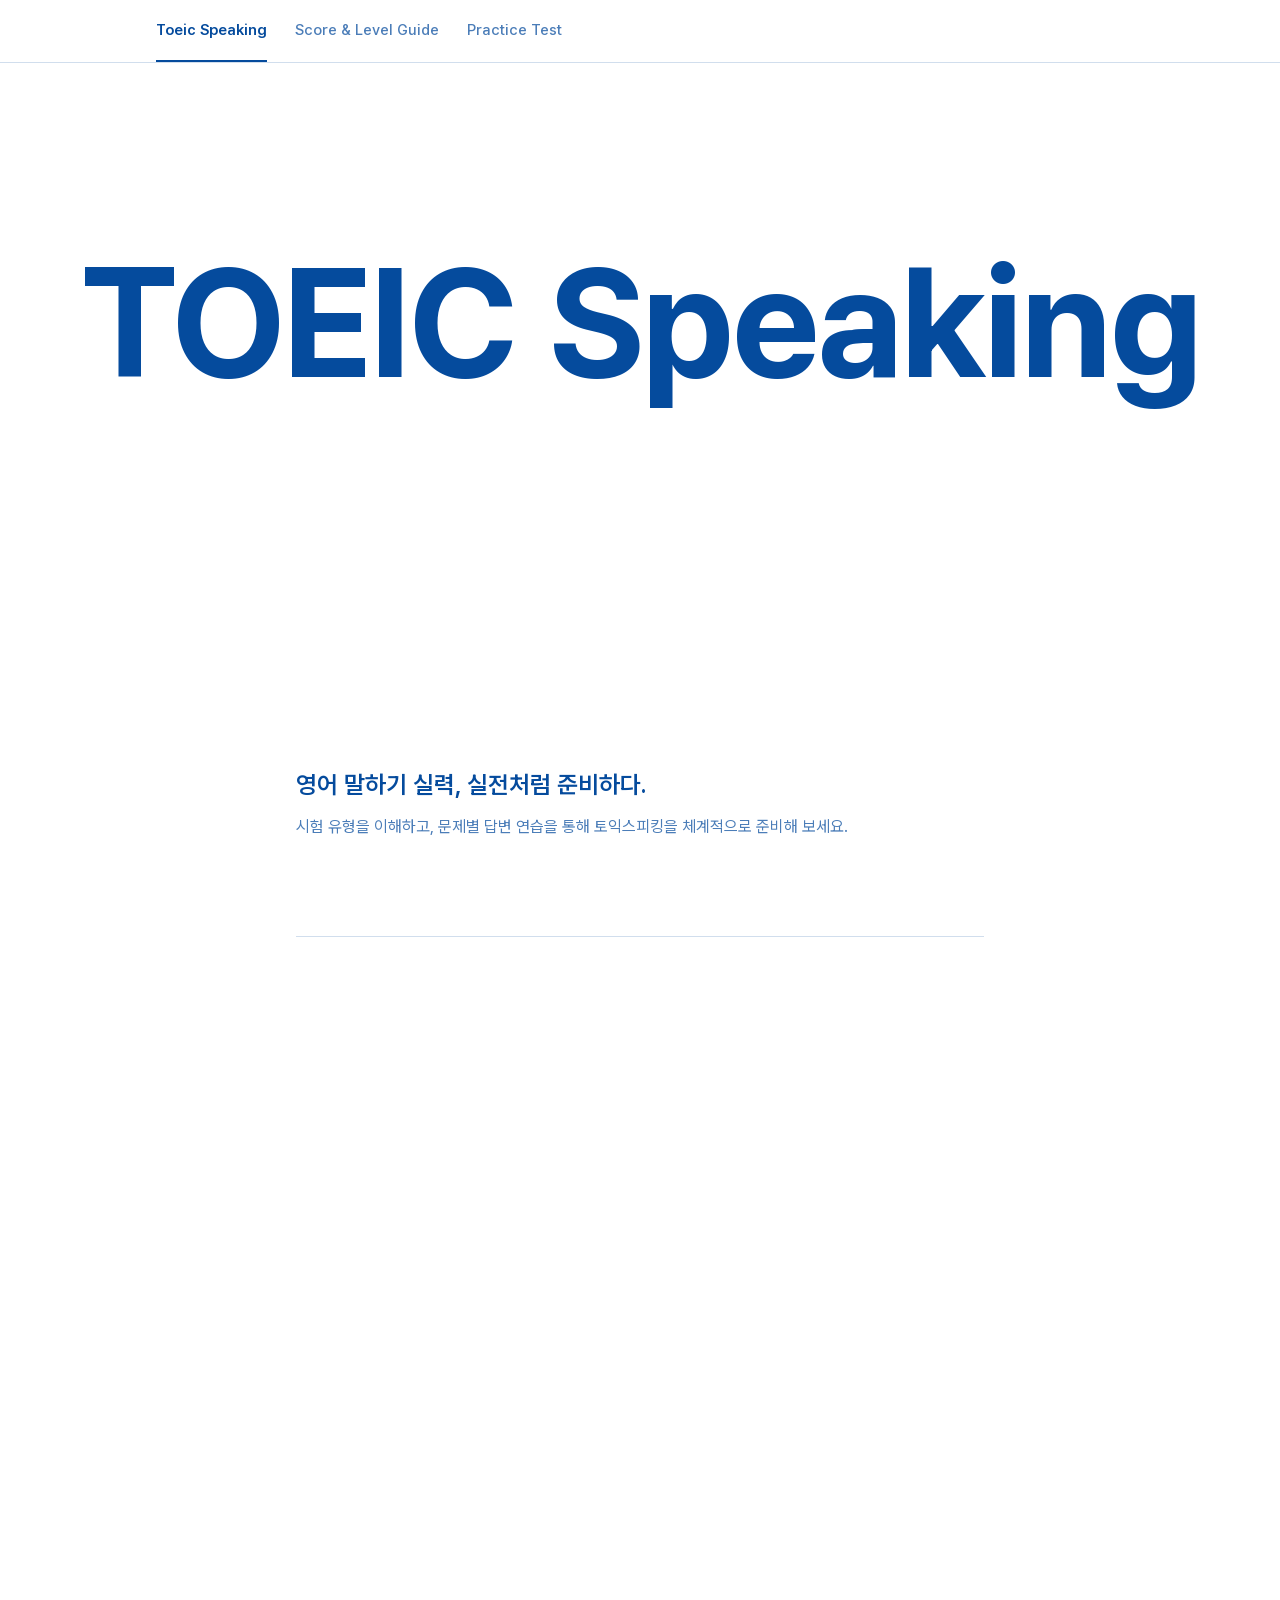
<file: c/1022b75cbc3c23f3/index.html>
<!doctype html><html><head>
<!-- 실습 허브 미리보기용 사본. 원본: claude.ai 아티팩트. 받은 날: 2026-11-23 -->
<meta name="robots" content="noindex"><meta charset=utf8><meta name=viewport content="width=device-width,initial-scale=1,viewport-fit=cover"><style>:root{color-scheme:light;box-sizing:border-box;padding-top:env(safe-area-inset-top,0px);padding-bottom:env(safe-area-inset-bottom,0px)}html{scroll-padding-top:env(safe-area-inset-top,0px)}body{margin:0;padding:0;font:14px -apple-system,BlinkMacSystemFont,sans-serif;background:#fff;color:#000}img{max-width:100%}[hidden]:not([hidden=until-found i]){display:none!important}</style></head><body>
<title>TOEIC Speaking Guide</title>
<meta name="claude:viewport-fit-sides" content="cover">
<link rel="preconnect" href="https://fonts.googleapis.com">
<link rel="preconnect" href="https://fonts.gstatic.com" crossorigin>
<link rel="stylesheet" href="https://fonts.googleapis.com/css2?family=Roboto:wght@700&display=swap">
<style>@font-face{font-family:"Pretendard";font-style:normal;font-weight:45 920;font-display:swap;src:url([data-uri]) format("woff2");}</style>
<style>
/* 공통 · 타이포 중심, 파랑 #054B9D 와 흰색 #FFFFFF 두 색. 빨강은 답변 시간·녹음 중에만 */
:root {
  --blue: #054B9D;
  --white: #FFFFFF;
  --blue-soft: rgba(5, 75, 157, 0.72);
  --blue-line: rgba(5, 75, 157, 0.18);
  --blue-tint: #EEF3FA;
  --red: #e8251a;
  --font: "Pretendard", "Apple SD Gothic Neo", "Malgun Gothic", "Noto Sans KR", system-ui, sans-serif;
  --font-num: "Roboto", "Pretendard", system-ui, sans-serif;
  --nav-h: 60px;
  color-scheme: light;
}
* { box-sizing: border-box; }
html { -webkit-text-size-adjust: 100%; }
body {
  margin: 0;
  background: var(--white);
  color: var(--blue);
  font-family: var(--font);
  font-size: 16px;
  font-weight: 400;
  line-height: 1.7;
  word-break: keep-all;
  overflow-wrap: break-word;
}
a { color: inherit; }
:focus-visible { outline: 2px solid var(--blue); outline-offset: 3px; }
[hidden] { display: none !important; }

.site-nav {
  position: sticky; top: 0; z-index: 20;
  background: var(--white);
  border-bottom: 1px solid var(--blue-line);
}
.nav-inner {
  max-width: 1000px; margin: 0 auto;
  min-height: var(--nav-h);
  padding-left: max(16px, env(safe-area-inset-left, 0px));
  padding-right: max(16px, env(safe-area-inset-right, 0px));
  display: flex; align-items: center; gap: 28px; flex-wrap: wrap;
}
.nav-inner a {
  font-size: 15px; font-weight: 500; text-decoration: none;
  color: var(--blue-soft);
  padding-block: 18px 16px;
  border-bottom: 2px solid transparent;
}
.nav-inner a:hover { color: var(--blue); }
.nav-inner a[aria-current="page"] { color: var(--blue); font-weight: 600; border-bottom-color: var(--blue); }
@media (max-width: 480px) {
  .nav-inner { gap: 18px; }
  .nav-inner a { font-size: 14px; }
}


#v1 .hero {
  /* 제목 위 여백: 화면 가운데에 둘 때의 절반. 히어로는 화면 높이의 85%라서 부제목은 스크롤해야 나온다 */
  --title-fs: min(12vw, 220px);
  --title-h: calc(var(--title-fs) * 1.3);
  min-height: calc(85vh - var(--nav-h));
  min-height: calc(85svh - var(--nav-h));
  padding-top: max(24px, calc((100vh - var(--nav-h) - var(--title-h)) / 4));
  padding-top: max(24px, calc((100svh - var(--nav-h) - var(--title-h)) / 4));
  padding-left: max(16px, env(safe-area-inset-left, 0px));
  padding-right: max(16px, env(safe-area-inset-right, 0px));
}
#v1 .title {
  margin: 0;
  /* 화면 폭의 약 85%를 채우도록 폭에 비례해 커진다 (아주 넓은 화면에서는 220px에서 멈춘다) */
  font-size: var(--title-fs); font-weight: 700; line-height: 1.3; letter-spacing: -0.02em;
  text-align: center; white-space: nowrap;
}
/* 마스크는 위아래로 넉넉하게 잡아서 g 같은 글자의 아래 끝이 잘리지 않게 한다 */
.js #v1 .title { clip-path: inset(-0.3em 100% -0.3em 0); }
.js #v1 .title.wipe { clip-path: inset(-0.3em 0 -0.3em 0); transition: clip-path 0.8s ease-out; }
#v1 .intro {
  max-width: 720px; margin: 0 auto;
  padding-left: max(16px, env(safe-area-inset-left, 0px));
  padding-right: max(16px, env(safe-area-inset-right, 0px));
  padding-block: 0 45vh;
  display: flex; flex-direction: column;
}
#v1 .sub1 { margin: 0; font-size: 24px; font-weight: 600; line-height: 1.4; text-wrap: balance; }
#v1 .sub2 { margin: 12px 0 0; font-size: 16px; font-weight: 400; color: var(--blue-soft); }
#v1 .about { margin-top: 96px; padding-top: 40px; border-top: 1px solid var(--blue-line); }
#v1 .about h2 { margin: 0 0 20px; font-size: 24px; font-weight: 600; line-height: 1.4; }
#v1 .about p { margin: 0 0 14px; font-size: 16px; font-weight: 400; line-height: 1.8; }
#v1 .about .line { display: block; }
#v1 .cta-row { margin-top: 40px; }
#v1 .btn {
  display: inline-flex; align-items: center; gap: 10px;
  min-height: 52px; padding: 0 24px;
  border-radius: 12px;
  background: var(--blue); color: var(--white);
  font-size: 16px; font-weight: 500; text-decoration: none;
}
#v1 .btn .arrow { width: 18px; height: 18px; flex: none; transition: transform 0.25s ease-out; }
#v1 .btn.ready:hover .arrow, #v1 .btn.ready:focus-visible .arrow { transform: translateX(8px); }
/* 스크롤 등장 */
.js #v1 .rv { opacity: 0; transition: opacity 0.5s ease-out, transform 0.5s ease-out; transition-delay: var(--d, 0s); }
.js #v1 .rv.up12 { transform: translateY(12px); }
.js #v1 .rv.up18 { transform: translateY(18px); }
.js #v1 .rv.pop { transform: translateY(16px) scale(0.96); transition-duration: 0.45s; }
.js #v1 .rv.in { opacity: 1; transform: none; }
@media (prefers-reduced-motion: reduce) {
.js #v1 .title, .js #v1 .title.wipe { clip-path: none; transition: none; }
.js #v1 .rv, .js #v1 .rv.in { opacity: 1; transform: none; transition: none; }
#v1 .btn .arrow { transition: none; }
}
#v2 .wrap {
  max-width: 1000px; margin: 0 auto;
  padding-left: max(16px, env(safe-area-inset-left, 0px));
  padding-right: max(16px, env(safe-area-inset-right, 0px));
  padding-block: 72px 120px;
}
#v2 .page-title { margin: 0; font-size: 32px; font-weight: 700; line-height: 1.3; text-wrap: balance; }
#v2 .lead { margin: 16px 0 0; max-width: 640px; font-size: 16px; color: var(--blue-soft); }
#v2 .levels { list-style: none; margin: 56px 0 0; padding: 0; display: flex; flex-direction: column; gap: 12px; }
#v2 .level {
  border: 1px solid var(--blue-line);
  border-radius: 12px;
  background: var(--white);
  overflow: hidden;
  transition: background-color 0.35s ease-out, border-color 0.35s ease-out;
}
#v2 .level.open { background: var(--blue-tint); border-color: var(--blue); }
#v2 .level-head {
  width: 100%; min-height: 76px;
  margin: 0; padding: 14px 24px;
  border: 0; background: transparent; color: inherit; font: inherit; text-align: left;
  cursor: pointer;
  display: grid;
  grid-template-columns: 88px minmax(0, 1fr) auto 24px;
  grid-template-areas: "abbr name score arrow";
  align-items: center; column-gap: 20px;
  border-radius: 12px;
}
#v2 .level-head:focus-visible { outline-offset: -3px; }
#v2 .abbr { grid-area: abbr; font-size: 20px; font-weight: 700; letter-spacing: 0.01em; }
#v2 .name { grid-area: name; font-size: 16px; font-weight: 500; min-width: 0; }
#v2 .score {
  grid-area: score;
  font-family: var(--font-num); font-size: 24px; font-weight: 700;
  font-variant-numeric: tabular-nums; white-space: nowrap;
}
#v2 .score .unit { font-family: var(--font); font-size: 16px; font-weight: 600; margin-left: 2px; }
#v2 .chev { grid-area: arrow; width: 24px; height: 24px; transition: transform 0.35s ease-out; }
#v2 .level.open .chev { transform: rotate(180deg); }
#v2 .panel { height: 0; overflow: hidden; transition: height 0.35s ease-out; }
#v2 .panel[hidden] { display: none; }
#v2 .panel-inner {
  padding: 24px 24px;
  border-top: 1px solid var(--blue-line);
  margin-inline: 24px; padding-inline: 0;
  opacity: 0; transform: translateY(10px);
  transition: opacity 0.35s ease-out, transform 0.35s ease-out;
}
#v2 .level.open .panel-inner { opacity: 1; transform: none; }
#v2 .panel h3 { margin: 0 0 10px; font-size: 16px; font-weight: 700; }
#v2 .panel h3 + p { margin-top: 0; }
#v2 .panel p { margin: 0 0 6px; font-size: 15px; line-height: 1.8; }
#v2 .panel .skills { margin-top: 22px; }
#v2 .panel ul { list-style: none; margin: 0; padding: 0; display: flex; flex-direction: column; gap: 10px; }
#v2 .panel li { position: relative; padding-left: 16px; font-size: 15px; line-height: 1.7; }
#v2 .panel li::before { content: ""; position: absolute; left: 0; top: 0.8em; width: 6px; height: 1px; background: var(--blue); }
@media (max-width: 640px) {
#v2 .wrap { padding-block: 48px 96px; }
#v2 .level-head {
    grid-template-columns: auto minmax(0, 1fr) 24px;
    grid-template-areas: "abbr score arrow" "name name arrow";
    row-gap: 2px; column-gap: 12px; padding: 14px 18px;
  }
#v2 .score { justify-self: end; font-size: 24px; }
#v2 .panel-inner { margin-inline: 18px; }
}
@media (prefers-reduced-motion: reduce) {
#v2 .level, #v2 .chev, #v2 .panel, #v2 .panel-inner { transition: none !important; }
}
#v3 .wrap {
  max-width: 1000px; margin: 0 auto;
  padding-left: max(16px, env(safe-area-inset-left, 0px));
  padding-right: max(16px, env(safe-area-inset-right, 0px));
  padding-block: 64px 120px;
}
#v3 .page-title { margin: 0; font-size: 32px; font-weight: 700; line-height: 1.3; text-wrap: balance; }
#v3 .lead { margin: 14px 0 0; max-width: 680px; color: var(--blue-soft); }
#v3 .section-title { margin: 0 0 16px; font-size: 24px; font-weight: 600; line-height: 1.4; }
#v3 .block { margin-top: 56px; }
#v3 .btn {
  display: inline-flex; align-items: center; justify-content: center; gap: 8px;
  min-height: 48px; padding: 0 22px;
  border-radius: 12px; border: 1px solid var(--blue);
  background: var(--white); color: var(--blue);
  font: inherit; font-size: 15px; font-weight: 500; line-height: 1.2;
  cursor: pointer; text-decoration: none;
}
#v3 .btn:hover { background: var(--blue-tint); }
#v3 .btn.primary { background: var(--blue); color: var(--white); }
#v3 .btn.primary:hover { background: #043E83; }
#v3 .btn.lg { min-height: 56px; padding: 0 32px; font-size: 16px; }
/* 시작 화면 */
#v3 .parts { list-style: none; margin: 0; padding: 0; border-top: 1px solid var(--blue); }
#v3 .parts li {
  display: grid; grid-template-columns: 96px minmax(0, 1fr) auto;
  align-items: baseline; column-gap: 20px;
  padding: 16px 0; border-bottom: 1px solid var(--blue-line);
}
#v3 .parts .q { font-family: var(--font-num); font-weight: 700; font-size: 18px; }
#v3 .parts .t { font-weight: 600; }
#v3 .parts .time { font-size: 15px; color: var(--blue-soft); text-align: right; font-variant-numeric: tabular-nums; }
@media (max-width: 560px) {
#v3 .parts li { grid-template-columns: 72px minmax(0, 1fr); row-gap: 2px; }
#v3 .parts .time { grid-column: 2; text-align: left; }
}
#v3 .notes { margin: 0; padding: 0; list-style: none; display: flex; flex-direction: column; gap: 8px; }
#v3 .notes li { position: relative; padding-left: 16px; }
#v3 .notes li::before { content: ""; position: absolute; left: 0; top: 0.85em; width: 6px; height: 1px; background: var(--blue); }
#v3 .check-row { display: flex; flex-wrap: wrap; align-items: center; gap: 12px; }
#v3 .mic-state {
  display: inline-flex; align-items: center; gap: 8px;
  min-height: 36px; padding: 0 14px; border-radius: 999px;
  border: 1px solid var(--blue-line); font-size: 14px; font-weight: 500;
}
#v3 .mic-state::before { content: ""; width: 8px; height: 8px; border-radius: 50%; border: 1px solid var(--blue); }
#v3 .mic-state.ok::before { background: var(--blue); }
#v3 .mic-state.no { color: var(--blue-soft); }
#v3 .opt { display: flex; align-items: center; gap: 10px; margin-top: 20px; cursor: pointer; }
#v3 .opt input { width: 20px; height: 20px; accent-color: var(--blue); margin: 0; }
#v3 .start-row { margin-top: 40px; }
/* 시험 화면 */
#v3 .exam-wrap {
  max-width: 1000px; margin: 0 auto;
  padding-left: max(16px, env(safe-area-inset-left, 0px));
  padding-right: max(16px, env(safe-area-inset-right, 0px));
  padding-block: 24px 32px;
}
#v3 .exam {
  border: 1px solid var(--blue); border-radius: 12px; overflow: hidden;
  display: flex; flex-direction: column;
  min-height: calc(100vh - 56px); min-height: calc(100svh - 56px);
}
#v3 .exam-bar {
  background: var(--blue); color: var(--white);
  display: grid; grid-template-columns: 1fr auto 1fr; align-items: center; gap: 12px;
  padding: 12px 20px; font-size: 14px; font-weight: 500;
}
#v3 .exam-bar .part { text-align: center; }
#v3 .exam-bar .rec { justify-self: end; display: inline-flex; align-items: center; gap: 8px; }
#v3 .rec-dot { width: 10px; height: 10px; border-radius: 50%; border: 1.5px solid var(--white); }
#v3 .rec.on .rec-dot { background: var(--red); border-color: var(--white); animation: blink 1s steps(2, start) infinite; }
@keyframes blink { to { visibility: hidden; } }
@media (max-width: 560px) {
#v3 .exam-bar { grid-template-columns: 1fr auto; padding: 10px 14px; }
#v3 .exam-bar .part { grid-column: 1 / -1; grid-row: 2; text-align: left; font-size: 13px; opacity: 0.85; }
}
#v3 .exam-screen { flex: 1; padding: 36px 40px; background: var(--white); min-width: 0; }
@media (max-width: 560px) {
#v3 .exam-screen { padding: 24px 18px; }
}
#v3 .ex-kicker { margin: 0 0 10px; font-size: 14px; font-weight: 500; color: var(--blue-soft); }
#v3 .ex-heading { margin: 0 0 18px; font-size: 24px; font-weight: 600; line-height: 1.4; }
#v3 .ex-directions { margin: 0; max-width: 720px; font-size: 17px; line-height: 1.8; }
#v3 .ex-passage { margin: 0; max-width: 760px; font-size: 21px; line-height: 1.9; font-weight: 500; }
#v3 .ex-question { margin: 0; max-width: 760px; font-size: 20px; line-height: 1.7; font-weight: 500; }
#v3 .ex-scenario { margin: 0 0 20px; max-width: 720px; font-size: 14px; line-height: 1.7; color: var(--blue-soft); }
#v3 .ex-photo { display: block; max-width: 100%; max-height: 60vh; width: auto; height: auto; margin: 0 auto; border-radius: 4px; }
#v3 .ex-q4line { margin: 24px 0 0; font-size: 18px; font-weight: 600; }
#v3 .ex-q4text { margin: 6px 0 0; font-size: 17px; }
#v3 .sched { border: 1px solid var(--blue); border-radius: 8px; padding: 18px 20px; max-width: 760px; }
#v3 .sched h3 { margin: 0; font-size: 18px; font-weight: 700; line-height: 1.4; }
#v3 .sched .sub { margin: 0 0 10px; font-size: 16px; font-weight: 600; }
#v3 .sched .info { margin: 0; font-size: 14px; }
#v3 .table-scroll { overflow-x: auto; margin-top: 14px; -webkit-overflow-scrolling: touch; }
#v3 .sched table { border-collapse: collapse; width: 100%; min-width: 520px; font-size: 14px; }
#v3 .sched th, #v3 .sched td { text-align: left; padding: 8px 10px; border-bottom: 1px solid var(--blue-line); white-space: nowrap; }
#v3 .sched th { font-weight: 600; border-bottom-color: var(--blue); }
#v3 .sched .memo { margin: 10px 0 0; font-size: 14px; font-weight: 500; }
#v3 .exam-foot {
  border-top: 1px solid var(--blue);
  padding: 18px 20px;
  display: grid; grid-template-columns: minmax(220px, 300px) minmax(0, 1fr) auto; gap: 20px; align-items: center;
}
@media (max-width: 760px) {
#v3 .exam-foot { grid-template-columns: 1fr; gap: 14px; }
}
#v3 .clock { border: 2px solid var(--blue); border-radius: 10px; padding: 10px 14px 12px; }
#v3 .clock-label { display: block; font-size: 13px; font-weight: 500; }
#v3 .clock-time { display: block; font-family: var(--font-num); font-size: 30px; font-weight: 700; line-height: 1.2; font-variant-numeric: tabular-nums; letter-spacing: 0.02em; }
#v3 .clock-bar { margin-top: 8px; height: 6px; border-radius: 3px; background: var(--blue-tint); overflow: hidden; }
#v3 .clock-bar i { display: block; height: 100%; width: 100%; background: var(--blue); transform-origin: left center; }
#v3 .clock.resp { border-color: var(--red); }
#v3 .clock.resp .clock-time { color: var(--red); }
#v3 .clock.resp .clock-bar i { background: var(--red); }
#v3 .todo { margin: 0; font-size: 18px; font-weight: 600; }
#v3 .exam-actions { display: flex; gap: 10px; flex-wrap: wrap; }
/* 결과 화면 */
#v3 .checklist { list-style: none; margin: 0; padding: 0; display: flex; flex-direction: column; gap: 4px; }
#v3 .checklist label { display: flex; gap: 12px; align-items: flex-start; padding: 10px 0; cursor: pointer; }
#v3 .checklist input { width: 20px; height: 20px; margin: 3px 0 0; accent-color: var(--blue); flex: none; }
#v3 .cards { list-style: none; margin: 0; padding: 0; display: flex; flex-direction: column; gap: 12px; }
#v3 .card { border: 1px solid var(--blue-line); border-radius: 12px; overflow: hidden; transition: border-color 0.35s ease-out, background-color 0.35s ease-out; }
#v3 .card.open { border-color: var(--blue); }
#v3 .card-head {
  width: 100%; min-height: 64px; margin: 0; padding: 12px 20px;
  border: 0; background: transparent; color: inherit; font: inherit; text-align: left; cursor: pointer;
  display: grid; grid-template-columns: 56px minmax(0, 1fr) auto 24px; align-items: center; column-gap: 16px;
}
#v3 .card-head:focus-visible { outline-offset: -3px; border-radius: 12px; }
#v3 .card-head .no { font-family: var(--font-num); font-weight: 700; font-size: 20px; }
#v3 .card-head .pt { font-weight: 500; min-width: 0; }
#v3 .card-head .rt { font-size: 14px; color: var(--blue-soft); white-space: nowrap; }
#v3 .card-head .chev { width: 24px; height: 24px; transition: transform 0.35s ease-out; }
#v3 .card.open .chev { transform: rotate(180deg); }
@media (max-width: 560px) {
#v3 .card-head { grid-template-columns: 44px minmax(0, 1fr) 24px; row-gap: 2px; padding: 12px 16px; }
#v3 .card-head .rt { grid-column: 2; grid-row: 2; }
#v3 .card-head .chev { grid-column: 3; grid-row: 1 / span 2; }
}
#v3 .card-panel { height: 0; overflow: hidden; transition: height 0.35s ease-out; }
#v3 .card-inner {
  margin-inline: 20px; padding-block: 20px 24px; border-top: 1px solid var(--blue-line);
  display: flex; flex-direction: column; gap: 20px;
  opacity: 0; transform: translateY(10px); transition: opacity 0.35s ease-out, transform 0.35s ease-out;
}
#v3 .card.open .card-inner { opacity: 1; transform: none; }
@media (max-width: 560px) {
#v3 .card-inner { margin-inline: 16px; }
}
#v3 .lbl { margin: 0 0 6px; font-size: 14px; font-weight: 700; }
#v3 .qtext { margin: 0; }
#v3 .rec-row { display: flex; flex-wrap: wrap; align-items: center; gap: 12px; }
#v3 .rec-row audio { width: 100%; max-width: 420px; }
#v3 .no-rec { margin: 0; color: var(--blue-soft); }
#v3 .model { background: var(--blue-tint); border-radius: 8px; padding: 16px 18px; }
#v3 .model p { margin: 0; line-height: 1.85; }
#v3 .mark { color: var(--blue-soft); font-weight: 400; margin: 0 2px; }
#v3 .mark2 { color: var(--blue); font-weight: 700; margin: 0 3px; }
#v3 .intn { font-weight: 700; }
#v3 details.more { border: 1px solid var(--blue-line); border-radius: 8px; padding: 0 14px; }
#v3 details.more summary { cursor: pointer; min-height: 44px; display: flex; align-items: center; font-weight: 500; }
#v3 details.more[open] { padding-bottom: 14px; }
#v3 details.more .ex-photo { max-height: 50vh; margin: 0; }
#v3 details.more .sched { border: 0; padding: 0; }
#v3 .restart-row { margin-top: 40px; }
@media (prefers-reduced-motion: reduce) {
#v3 .rec.on .rec-dot { animation: none; }
#v3 .card, #v3 .card-head .chev, #v3 .card-panel, #v3 .card-inner { transition: none !important; }
}
</style>
<script>document.documentElement.classList.add('js');</script>
<header class="site-nav" id="siteNav">
  <nav class="nav-inner" aria-label="사이트 메뉴">
    <a href="#toeic-speaking" data-view="v1">Toeic Speaking</a>
    <a href="#score-guide" data-view="v2">Score &amp; Level Guide</a>
    <a href="#practice-test" data-view="v3">Practice Test</a>
  </nav>
</header>
<main>
<section id="v1" class="view" hidden><div>
  <section class="hero">
    <h1 class="title" id="title">TOEIC Speaking</h1>
  </section>

  <section class="intro">
    <p class="sub1 rv up12" data-group="sub">영어 말하기 실력, 실전처럼 준비하다.</p>
    <p class="sub2 rv up12" data-group="sub">시험 유형을 이해하고, 문제별 답변 연습을 통해 토익스피킹을 체계적으로 준비해 보세요.</p>

    <div class="about">
      <h2 class="rv up18" data-group="body">TOEIC Speaking이란?</h2>
      <p class="rv up18" data-group="body">TOEIC Speaking은 영어로 자신의 생각을 표현하고 의사소통하는 능력을 평가하는 시험입니다.</p>
      <p class="rv up18" data-group="body">일상생활과 비즈니스 상황에서 활용되는 다양한 주제를 바탕으로, 주어진 질문에 영어로 답변하는 방식으로 진행됩니다.</p>
      <p class="rv up18" data-group="body">시험은 총 5가지 유형, 11문항으로 구성되며, 약 20분 동안 컴퓨터를 통해 답변을 녹음합니다.</p>
      <p class="rv up18" data-group="body">문장 읽기부터 사진 묘사, 질문에 답하기, 의견 제시까지 다양한 과제를 통해 발음, 억양, 문법, 어휘, 답변의 일관성과 완성도를 종합적으로 평가합니다.</p>
    </div>

    <div class="cta-row">
      <a class="btn rv pop" data-group="btn" id="scheduleBtn"
         href="https://www.toeicswt.co.kr/receipt/receiptStep1.php"
         target="_blank" rel="noopener noreferrer">
        시험 일정
        <svg class="arrow" viewBox="0 0 24 24" fill="none" stroke="currentColor" stroke-width="2" stroke-linecap="round" stroke-linejoin="round" aria-hidden="true"><path d="M5 12h14"/><path d="M13 6l6 6-6 6"/></svg>
      </a>
    </div>
  </section>
</div></section>
<section id="v2" class="view" hidden><div class="wrap">
  <h1 class="page-title">TOEIC Speaking 점수와 등급</h1>
  <p class="lead">토익스피킹은 0점부터 200점까지 점수에 따라 영어 말하기 능력을 평가합니다. 각 등급을 선택하여 해당 수준의 의사소통 역량과 평가 특징을 확인해 보세요.</p>
  <ul class="levels" id="levels"></ul>
</div></section>
<section id="v3" class="view" hidden><div>
  <!-- 화면 1. 시작 화면 -->
  <section id="screenStart" class="wrap">
    <h1 class="page-title">토익스피킹 실전 1세트 체험</h1>
    <p class="lead">실제 시험과 같은 순서, 같은 준비·답변 시간으로 11문항을 풀어 봐요. 답변은 녹음되고, 끝나면 다시 들으면서 모범 답안과 비교할 수 있어요.</p>

    <div class="block">
      <h2 class="section-title">시험 구성</h2>
      <ul class="parts">
        <li><span class="q">Q1–2</span><span class="t">지문 읽기</span><span class="time">준비 45초 · 답변 45초</span></li>
        <li><span class="q">Q3–4</span><span class="t">사진 묘사</span><span class="time">준비 45초 · 답변 30초</span></li>
        <li><span class="q">Q5–7</span><span class="t">질문 답하기</span><span class="time">준비 3초 · 답변 15/15/30초</span></li>
        <li><span class="q">Q8–10</span><span class="t">표 보고 답하기</span><span class="time">표 45초 · 준비 3초 · 답변 15/15/30초</span></li>
        <li><span class="q">Q11</span><span class="t">의견 말하기</span><span class="time">준비 45초 · 답변 60초</span></li>
      </ul>
    </div>

    <div class="block">
      <h2 class="section-title">시작 전 안내</h2>
      <ul class="notes">
        <li>이어폰을 착용하세요.</li>
        <li>크롬이나 엣지 브라우저를 권장해요.</li>
        <li>마이크를 허용해야 답변이 녹음돼요.</li>
        <li>질문은 음성으로 나와요. 파트 4 질문은 소리로만 나와요.</li>
        <li>비프음이 울리면 바로 답변을 시작하세요.</li>
      </ul>
    </div>

    <div class="block">
      <h2 class="section-title">장비 확인</h2>
      <div class="check-row">
        <button type="button" class="btn" id="btnMic">마이크 확인</button>
        <button type="button" class="btn" id="btnSound">소리 확인</button>
        <span class="mic-state" id="micState" role="status">마이크 확인 전</span>
      </div>
      <label class="opt" for="optP4Text">
        <input type="checkbox" id="optP4Text">
        파트 4 질문을 글자로도 보기
      </label>
      <div class="start-row">
        <button type="button" class="btn primary lg" id="btnStart">시험 시작</button>
      </div>
    </div>
  </section>

  <!-- 화면 2. 시험 화면 -->
  <section id="screenExam" class="exam-wrap" hidden>
    <div class="exam">
      <div class="exam-bar">
        <span id="barQ">Question 1 of 11</span>
        <span class="part" id="barPart">Part 1 · Read a text aloud</span>
        <span class="rec" id="barRec"><span class="rec-dot"></span><span id="barRecText">대기</span></span>
      </div>
      <div class="exam-screen" id="examScreen" aria-live="polite"></div>
      <div class="exam-foot">
        <div class="clock" id="clock">
          <span class="clock-label" id="clockLabel">Preparation time</span>
          <span class="clock-time" id="clockTime">00:00:45</span>
          <div class="clock-bar"><i id="clockBar"></i></div>
        </div>
        <p class="todo" id="todo">안내를 들으세요</p>
        <div class="exam-actions">
          <button type="button" class="btn" id="btnNext">다음 단계로</button>
          <button type="button" class="btn" id="btnEnd">시험 종료</button>
        </div>
      </div>
    </div>
  </section>

  <!-- 화면 3. 결과 화면 -->
  <section id="screenResult" class="wrap" hidden>
    <h1 class="page-title">내 답변 다시 듣기</h1>
    <div class="block">
      <h2 class="section-title">스스로 점검하기</h2>
      <ul class="checklist" id="checklist"></ul>
    </div>
    <div class="block">
      <h2 class="section-title">문항별 답변</h2>
      <ul class="cards" id="cards"></ul>
    </div>
    <div class="restart-row">
      <button type="button" class="btn primary lg" id="btnRestart">처음부터 다시</button>
    </div>
  </section>
</div></section>
</main>
<script>document.documentElement.classList.add('js');

(function () {
  var reduce = window.matchMedia('(prefers-reduced-motion: reduce)').matches;
  var title = document.getElementById('title');
  var items = Array.prototype.slice.call(document.querySelectorAll('.rv'));
  var btn = document.getElementById('scheduleBtn');

  if (reduce) {
    items.forEach(function (el) { el.classList.add('in'); });
    btn.classList.add('ready');
    return;
  }

  // 한 파일로 합친 사이트에서는 이 페이지가 보일 때만 동작한다
  var view = document.getElementById('v1');
  function active() { return !view || !view.hidden; }

  // 본문 문단은 화면에 보이는 줄마다 따로 움직인다 (줄바꿈 위치는 그대로)
  var paras = Array.prototype.slice.call(document.querySelectorAll('.about p.rv'));
  paras.forEach(function (p) {
    p.dataset.text = p.textContent.trim();
    p.classList.remove('rv', 'up18');
    p.removeAttribute('data-group');
  });
  var splitWidth = -1;
  function splitLines() {
    paras.forEach(function (p) {
      var words = p.dataset.text.split(/\s+/);
      p.textContent = '';
      var spans = words.map(function (w, i) {
        var s = document.createElement('span');
        s.textContent = w;
        p.appendChild(s);
        if (i < words.length - 1) p.appendChild(document.createTextNode(' '));
        return s;
      });
      var lines = [], top = null;
      spans.forEach(function (s) {
        if (s.offsetTop !== top) { top = s.offsetTop; lines.push([]); }
        lines[lines.length - 1].push(s.textContent);
      });
      p.textContent = '';
      lines.forEach(function (words) {
        var line = document.createElement('span');
        line.className = 'line rv up18';
        line.dataset.group = 'body';
        line.textContent = words.join(' ');
        p.appendChild(line);
      });
    });
    items = Array.prototype.slice.call(document.querySelectorAll('.rv'));
    splitWidth = document.querySelector('.about').clientWidth;
  }
  window.addEventListener('resize', function () {
    if (!active()) return;
    var w = document.querySelector('.about').clientWidth;
    if (w === splitWidth) return;
    splitLines();
    items.forEach(function (el) { el.style.transition = 'none'; });
    update();
    document.body.offsetWidth;
    items.forEach(function (el) { el.style.transition = ''; });
  });

  // 인터랙션 1 · 제목 와이프 (0.8초, 페이지가 열리면 가장 먼저)
  var titleDone = false, titleTimer = null;
  function enter() {
    splitLines();
    titleDone = false;
    clearTimeout(titleTimer);
    title.classList.remove('wipe');
    items.forEach(function (el) {
      el.style.transition = 'none';
      el.classList.remove('in');
      el.style.removeProperty('--d');
    });
    btn.classList.remove('ready');
    title.offsetWidth; // 숨김 상태 확정
    items.forEach(function (el) { el.style.transition = ''; });
    requestAnimationFrame(function () {
      requestAnimationFrame(function () { title.classList.add('wipe'); });
    });
    titleTimer = setTimeout(function () { titleDone = true; update(); }, 820);
  }
  document.addEventListener('siteview', function (e) { if (e.detail === 'v1') enter(); });

  // 버튼 호버는 등장이 끝난 뒤에만
  btn.addEventListener('transitionend', function (e) {
    if (e.propertyName === 'transform' && btn.classList.contains('in')) btn.classList.add('ready');
  });

  // 화면 높이 80% 지점을 기준으로 등장·퇴장
  var ticking = false;
  function update() {
    ticking = false;
    if (!active()) return;
    var line = window.innerHeight * 0.8;
    var toShow = [], toHide = [];
    items.forEach(function (el) {
      var group = el.dataset.group;
      var shown = el.classList.contains('in');
      var top = el.getBoundingClientRect().top;
      var reached = top < line;
      if (group === 'sub') {
        // 인터랙션 2 · 부제목: 제목이 다 드러난 뒤, 처음 한 번만
        if (!shown && reached && titleDone) toShow.push(el);
        return;
      }
      if (!shown && reached) toShow.push(el);
      else if (shown && !reached) toHide.push(el);
    });
    // 동시에 반응하면 0.1초씩 지연. 나타날 때는 위에서부터, 사라질 때는 아래에서부터
    toShow.forEach(function (el, i) {
      el.style.setProperty('--d', (i * 0.1) + 's');
      el.classList.add('in');
    });
    toHide.reverse().forEach(function (el, i) {
      el.style.setProperty('--d', (i * 0.1) + 's');
      el.classList.remove('in');
      if (el === btn) btn.classList.remove('ready');
    });
  }
  function onScroll() {
    if (!ticking) { ticking = true; requestAnimationFrame(update); }
  }
  window.addEventListener('scroll', onScroll, { passive: true });
  window.addEventListener('resize', onScroll);
  window.addEventListener('pageshow', onScroll);
  if (!view) enter();
})();
</script>
<script>
// 등급 데이터 (TOEIC Speaking Performance Feedback 한국어 요약)
var LEVELS = [
  { id: 'AH', name: 'Advanced High', score: '200',
    ability: ['일상적인 업무 환경에서 복잡한 주제에 대해 자신의 의견을 명확하고 논리적으로 전달할 수 있는 수준이다.',
              '여러 문장을 자연스럽게 연결하여 긴 설명을 구성할 수 있으며, 복잡한 요청에도 정확하고 효과적으로 대응할 수 있다.'],
    skills: ['복잡한 문법 구조를 정확하게 활용한다.', '상황에 적절한 어휘를 정밀하게 선택한다.',
             '의견과 설명을 길고 일관성 있게 전달한다.', '발음, 억양, 강세가 매우 명확해 상대방이 쉽게 이해할 수 있다.'] },
  { id: 'AM', name: 'Advanced Mid', score: '180~190',
    ability: ['업무 환경에서 복잡한 질문에 효과적으로 답변하고, 자신의 의견을 논리적으로 전달할 수 있는 수준이다.',
              '긴 답변을 자연스럽게 구성하며 공식적인 발표나 토론에서도 의사소통할 수 있다.'],
    skills: ['회의나 토론에서 자신의 의견을 제시하고 강조한다.', '새로운 프로젝트나 제품에 관해 발표한다.',
             '복잡한 요청에 효과적으로 대응한다.', '일부 발음이나 복잡한 문법에서 작은 오류가 발생할 수 있지만 전체적인 의미 전달에는 큰 영향을 주지 않는다.'] },
  { id: 'AL', name: 'Advanced Low', score: '160~170',
    ability: ['업무와 관련된 다양한 상황에서 자신의 의견을 표현하고 복잡한 질문에 대응할 수 있는 수준이다.',
              '연결된 긴 답변을 구성할 수 있지만 일부 발음, 어휘, 문법 사용에서 부정확한 표현이 나타날 수 있다.'],
    skills: ['자신의 업무와 책임을 구체적으로 설명한다.', '발표나 회의에서 질문하고 답변한다.',
             '업무 계획과 회사 정책을 설명한다.', '일부 문법적 오류나 발음 문제가 있어도 전반적인 의미를 전달한다.'] },
  { id: 'IH', name: 'Intermediate High', score: '140~150',
    ability: ['질문에 맞는 답변을 구성하고 자신의 의견을 제시할 수 있지만, 의견을 뒷받침하는 이유나 설명이 불명확할 수 있는 수준이다.',
              '일반적인 정보 전달은 대체로 가능하지만 문법, 어휘, 발음의 한계로 복잡한 내용을 충분히 설명하기 어려울 수 있다.'],
    skills: ['자신의 미래 목표를 설명한다.', '익숙한 업무 과정이나 절차를 소개한다.',
             '회사의 역사나 규칙을 설명한다.', '기본적인 질문에는 답할 수 있지만 복잡한 의견을 논리적으로 전개하는 능력에는 한계가 있다.'] },
  { id: 'IM3', name: 'Intermediate Mid 3', score: '130',
    ability: ['일상적이고 익숙한 주제에 대해 기본적인 질문에 답하고 정보를 전달할 수 있는 수준이다.',
              '자신의 의견을 길게 설명하거나 복잡한 요청에 대응할 때는 표현의 반복, 긴 침묵, 제한된 어휘 등의 어려움이 나타날 수 있다.'],
    skills: ['일상적인 주제로 간단한 대화를 나눈다.', '익숙한 상황과 정보를 짧게 설명한다.',
             '반복적인 업무 절차를 안내한다.', '복잡한 의견을 뒷받침하는 설명에는 어려움이 있을 수 있다.'] },
  { id: 'IM2', name: 'Intermediate Mid 2', score: '120',
    ability: ['기본적인 의사소통과 간단한 정보 전달이 가능하지만 복잡한 질문에 충분히 답변하기 어려울 수 있는 수준이다.',
              '답변에서 제한된 어휘, 반복적인 표현, 문장 연결의 어려움이 나타날 수 있다.'],
    skills: ['일상적인 질문에 답변한다.', '익숙한 활동이나 업무를 간단히 설명한다.',
             '짧은 대화를 이어간다.', '의견을 길고 구체적으로 설명하는 데 어려움이 있을 수 있다.'] },
  { id: 'IM1', name: 'Intermediate Mid 1', score: '110',
    ability: ['익숙한 주제에 대한 기본적인 표현을 활용할 수 있지만, 복잡한 의견을 설명하는 데 어려움이 나타날 수 있는 수준이다.',
              '발화 중 머뭇거림이나 반복적인 표현이 나타나고, 문장 간 연결이 충분하지 않을 수 있다.'],
    skills: ['기본적인 질문에 간단하게 답변한다.', '일상적인 정보를 전달한다.',
             '익숙한 상황에서 짧은 대화를 시도한다.', '복잡한 질문에서는 어휘와 문장 구성에 한계가 있을 수 있다.'] },
  { id: 'IL', name: 'Intermediate Low', score: '90~100',
    ability: ['간단한 단어나 문장으로 의사를 표현할 수 있지만, 자신의 의견을 설명하거나 복잡한 질문에 답변하는 데 상당한 어려움이 있는 수준이다.',
              '발음, 억양, 제한된 어휘로 인해 상대방이 답변을 이해하기 어려운 경우가 발생할 수 있다.'],
    skills: ['암기한 표현으로 간단하게 자기소개를 한다.', '익숙한 장소에 대한 간단한 길 안내를 시도한다.',
             '기본적인 문장을 사용해 자신의 생각을 표현한다.', '긴 설명이나 논리적인 의견 전달에는 어려움이 있다.'] },
  { id: 'NH', name: 'Novice High', score: '60~80',
    ability: ['간단한 의견을 표현할 수 있지만 그 이유를 구체적으로 설명하기 어려운 수준이다.',
              '어휘와 문법 지식이 충분하지 않아 기본적인 상황 묘사나 정보 전달에도 어려움이 발생할 수 있다.'],
    skills: ['암기한 인사말과 기본 표현을 사용한다.', '익숙한 상황에서 간단한 정보를 전달하려고 시도한다.',
             '짧은 의견을 표현할 수 있지만 근거를 설명하기 어렵다.', '문장을 읽을 때도 발음의 명확성이 부족할 수 있다.'] },
  { id: 'NM/NL', name: 'Novice Mid / Low', score: '0~50',
    ability: ['영어로 자신의 의견을 표현하거나 기본적인 정보를 전달하는 데 큰 어려움이 있는 수준이다.',
              '복잡한 질문에는 적절하게 답변하지 못하거나 질문과 관련 없는 답변을 할 수 있다.'],
    skills: ['암기한 단어를 사용해 간단하게 자신을 소개한다.', '익숙한 사람이나 장소를 가리키며 설명한다.',
             '메뉴를 보고 간단한 음식 주문을 시도한다.', '기본적인 문장 구성과 의사소통 능력을 발전시키는 단계이다.'] }
];

(function () {
  var list = document.getElementById('levels');
  var reduce = window.matchMedia('(prefers-reduced-motion: reduce)').matches;
  var openId = null; // 현재 펼쳐진 등급 ID

  function el(tag, cls, text) {
    var e = document.createElement(tag);
    if (cls) e.className = cls;
    if (text != null) e.textContent = text;
    return e;
  }

  LEVELS.forEach(function (lv, i) {
    var li = el('li', 'level');
    li.dataset.id = lv.id;
    var panelId = 'panel-' + i, headId = 'head-' + i;

    var head = el('button', 'level-head');
    head.type = 'button'; head.id = headId;
    head.setAttribute('aria-expanded', 'false');
    head.setAttribute('aria-controls', panelId);
    head.appendChild(el('span', 'abbr', lv.id));
    head.appendChild(el('span', 'name', lv.name));
    var score = el('span', 'score', lv.score);
    score.appendChild(el('span', 'unit', '점'));
    head.appendChild(score);
    head.insertAdjacentHTML('beforeend', '<svg class="chev" viewBox="0 0 24 24" fill="none" stroke="currentColor" stroke-width="2" stroke-linecap="round" stroke-linejoin="round" aria-hidden="true"><path d="M6 9l6 6 6-6"/></svg>');

    var panel = el('div', 'panel');
    panel.id = panelId; panel.hidden = true;
    panel.setAttribute('role', 'region');
    panel.setAttribute('aria-labelledby', headId);
    var inner = el('div', 'panel-inner');
    inner.appendChild(el('h3', null, '영어 말하기 역량'));
    lv.ability.forEach(function (t) { inner.appendChild(el('p', null, t)); });
    var sk = el('div', 'skills');
    sk.appendChild(el('h3', null, '주요 역량'));
    var ul = el('ul');
    lv.skills.forEach(function (t) { ul.appendChild(el('li', null, t)); });
    sk.appendChild(ul);
    inner.appendChild(sk);
    panel.appendChild(inner);

    li.appendChild(head); li.appendChild(panel);
    list.appendChild(li);

    head.addEventListener('click', function () {
      if (openId === lv.id) { close(li); openId = null; return; }
      if (openId) {
        var prev = list.querySelector('.level[data-id="' + cssEsc(openId) + '"]');
        if (prev) close(prev);
      }
      open(li); openId = lv.id;
    });
  });

  function cssEsc(s) { return s.replace(/["\\]/g, '\\$&'); }

  function open(li) {
    var head = li.querySelector('.level-head');
    var panel = li.querySelector('.panel');
    head.setAttribute('aria-expanded', 'true');
    panel.hidden = false;
    if (reduce) { li.classList.add('open'); panel.style.height = 'auto'; return; }
    panel.style.transitionDuration = '0.35s';
    panel.style.height = '0px';
    panel.offsetHeight; // 현재 상태 확정
    li.classList.add('open');
    panel.style.height = panel.scrollHeight + 'px';
    onEnd(panel, function () { if (li.classList.contains('open')) panel.style.height = 'auto'; });
  }

  function close(li) {
    var head = li.querySelector('.level-head');
    var panel = li.querySelector('.panel');
    head.setAttribute('aria-expanded', 'false');
    if (reduce) { li.classList.remove('open'); panel.hidden = true; panel.style.height = '0px'; return; }
    panel.style.transitionDuration = '0.3s';
    var inner = panel.querySelector('.panel-inner');
    inner.style.transitionDuration = '0.3s';
    panel.style.height = panel.getBoundingClientRect().height + 'px';
    panel.offsetHeight;
    li.classList.remove('open');
    panel.style.height = '0px';
    onEnd(panel, function () {
      if (!li.classList.contains('open')) panel.hidden = true;
      inner.style.transitionDuration = '';
    });
  }

  function onEnd(panel, fn) {
    var done = false;
    function finish(e) {
      if (e && (e.target !== panel || e.propertyName !== 'height')) return;
      if (done) return; done = true;
      panel.removeEventListener('transitionend', finish);
      fn();
    }
    panel.addEventListener('transitionend', finish);
    setTimeout(finish, 450);
  }
})();
</script>
<script>
/* =========================================================
   문제 데이터 · 다른 회차로 바꿀 때는 이 부분만 고치면 돼요
   ========================================================= */
/*PHOTOS-START*/var PHOTOS = { q3: '[data-uri]', q4: '[data-uri]' };/*PHOTOS-END*/

var TEST = {
  parts: [
    { no: 1, name: 'Read a text aloud', questions: [1, 2],
      directions: 'In this part of the test, you will read aloud the text on the screen. You will have 45 seconds to prepare. Then you will have 45 seconds to read the text aloud.' },
    { no: 2, name: 'Describe a picture', questions: [3, 4],
      directions: 'In this part of the test, you will describe the picture on your screen in as much detail as you can. You will have 45 seconds to prepare your response. Then you will have 30 seconds to speak about the picture.' },
    { no: 3, name: 'Respond to questions', questions: [5, 6, 7],
      directions: 'In this part of the test, you will answer three questions. You will have three seconds to prepare after you hear each question. You will have 15 seconds to respond to Questions 5 and 6, and 30 seconds to respond to Question 7.' },
    { no: 4, name: 'Respond to questions using information provided', questions: [8, 9, 10],
      directions: 'In this part of the test, you will answer three questions based on the information provided. You will have 45 seconds to read the information before the questions begin. You will have three seconds to prepare and 15 seconds to respond to Questions 8 and 9. You will hear Question 10 two times. You will have three seconds to prepare and 30 seconds to respond to Question 10.' },
    { no: 5, name: 'Express an opinion', questions: [11],
      directions: 'In this part of the test, you will give your opinion about a specific topic. Be sure to say as much as you can in the time allowed. You will have 45 seconds to prepare. Then you will have 60 seconds to speak.' }
  ],

  part3Scenario: 'Imagine that a marketing firm is doing research in your country. You have agreed to participate in a telephone interview about listening to music.',

  part4: {
    readingTime: 45,
    title: 'Riverside Community Center',
    subtitle: 'Winter Evening Classes',
    info: ['Classes: December 1 – 19 (Monday – Saturday)',
           'Registration deadline: November 25 · Registration fee: $40 (all classes)'],
    columns: ['Day', 'Time', 'Class', 'Instructor'],
    rows: [
      ['Mon / Wed', '6:00 – 7:00 p.m.', 'Beginner Yoga', 'Amy Lee'],
      ['Mon / Wed', '7:30 – 8:30 p.m.', 'Photography Basics', 'Tom Hayes'],
      ['Tue / Thu', '6:00 – 7:00 p.m.', 'Healthy Cooking', 'Mina Choi'],
      ['Tue / Thu', '7:15 – 8:45 p.m.', 'Conversational Spanish', 'Carlos Diaz'],
      ['Saturday', '10:00 – 11:30 a.m.', 'Watercolor Painting', 'Amy Lee']
    ],
    memo: 'No classes on Sundays.',
    intro: "Hi, I saw an ad for the winter evening classes at the Riverside Community Center, and I'm thinking about signing up. I'd like to ask you a few questions."
  },

  questions: [
    { no: 1, part: 1, prep: 45, resp: 45,
      text: "Attention, Greenway Market shoppers! This weekend only, we're offering special discounts on fresh fruit, frozen vegetables, and baked goods. Be sure to visit our new organic section, located next to the checkout counters. If you need help finding an item, please ask any of our friendly staff members. Thank you for shopping with us, and have a wonderful day!",
      model: "Attention, / Greenway Market shoppers! // This weekend only, / we're offering special discounts / on fresh fruit↗, / frozen vegetables↗, / and baked goods↘. // Be sure to visit / our new organic section, / located next to the checkout counters. // If you need help / finding an item, / please ask any of our friendly staff members. // Thank you for shopping with us, / and have a wonderful day!" },
    { no: 2, part: 1, prep: 45, resp: 45,
      text: "Good morning, and welcome to the traffic report on Radio Ninety-Five. Drivers heading downtown should expect delays on Maple Avenue because of road repairs. The work is expected to continue until Friday afternoon. If possible, take the subway, the bus, or the new bike lanes along the river. We'll have another update in thirty minutes.",
      model: "Good morning, / and welcome to the traffic report / on Radio Ninety-Five. // Drivers heading downtown / should expect delays on Maple Avenue / because of road repairs. // The work is expected to continue / until Friday afternoon. // If possible, / take the subway↗, / the bus↗, / or the new bike lanes along the river↘. // We'll have another update / in thirty minutes." },
    { no: 3, part: 2, prep: 45, resp: 30, photo: 'q3', alt: '사무실 탕비실에서 두 사람이 등을 돌리고 서 있는 사진',
      model: "This picture was taken in an office kitchen. There are two women in this picture, and they are standing with their backs to the camera. On the left, a woman in a black T-shirt is standing in front of the sink, and it looks like she is washing something. On the right, a woman in a red T-shirt is putting some cans on the top shelf, and she is holding another can in her other hand. On the shelves, I can see some cups, glasses, and plates. Overall, it looks like they are cleaning up the kitchen." },
    { no: 4, part: 2, prep: 45, resp: 30, photo: 'q4', alt: '카페의 원형 테이블에 세 사람이 앉아 대화하는 사진',
      model: "This picture was taken in a café. There are three women in this picture, and they are sitting around a small round table. On the left, a woman with glasses is talking and moving her hand, and there is an open notebook in front of her. In the middle, a woman in a blue shirt is laughing. On the right, a woman in a black jacket is smiling and listening to them. Next to her, I can see a big green plant. Overall, it looks like they are having a fun conversation." },
    { no: 5, part: 3, prep: 3, resp: 15,
      text: 'When was the last time you listened to music, and where were you?',
      model: 'The last time I listened to music was this morning. I was on the subway on my way to work, and I listened to some pop songs with my earphones.' },
    { no: 6, part: 3, prep: 3, resp: 15,
      text: 'Who is your favorite musician or musical group, and what kind of music do they play?',
      model: 'My favorite musician is IU. She is a Korean singer, and she mostly sings pop songs and soft ballads. Her voice is very calm, so I listen to her songs almost every day.' },
    { no: 7, part: 3, prep: 3, resp: 30,
      text: 'Is music important in your life? Why or why not?',
      model: "Yes, music is very important in my life. It helps me reduce my stress and stay healthy. For example, I listen to calm music every night before I go to bed, and it helps me sleep well. Also, when I go jogging, music gives me a lot of energy, so I can exercise for a long time. That's why music is important to me." },
    { no: 8, part: 4, prep: 3, resp: 15,
      text: 'When is the registration deadline, and how much is the registration fee?',
      model: 'The registration deadline is November 25th, and the registration fee is 40 dollars for all classes.' },
    { no: 9, part: 4, prep: 3, resp: 15,
      text: 'I can only take classes on weekends. There are classes on Sundays, right?',
      model: "Actually, I'm sorry, but there are no classes on Sundays. However, there is a watercolor painting class on Saturday from 10 to 11:30 a.m." },
    { no: 10, part: 4, prep: 3, resp: 30, repeat: 2,
      text: 'I work late. Can you tell me about all the classes that start after 7 p.m.?',
      model: "Sure. There are two classes that start after 7 p.m. First, Photography Basics is on Mondays and Wednesdays from 7:30 to 8:30, and it's taught by Tom Hayes. Second, Conversational Spanish is on Tuesdays and Thursdays from 7:15 to 8:45, and it's taught by Carlos Diaz." },
    { no: 11, part: 5, prep: 45, resp: 60,
      text: "Do you agree or disagree with the following statement? Managers should evaluate their employees' job performance based on feedback from coworkers. Give reasons or examples to support your opinion.",
      model: "I agree that managers should evaluate their employees' job performance based on feedback from coworkers, for two main reasons. First, coworkers work together every day, so they know a lot about each other's work. For example, my younger sister works at a design company, and her team writes short feedback for each other every month. Because of this, her manager can see who works hard, and the evaluation feels fair. Second, it keeps people motivated. When people see that their coworkers notice their effort, they feel more confident, and they're more likely to keep working hard. Over time, that effort pays off. Of course, some people might give unfair feedback, but managers can check it with other information. That's why I believe feedback from coworkers makes a big difference." }
  ],

  checklist: [
    '답변 시간을 거의 다 채웠나요? 3초 이상 멈춘 곳은 없나요?',
    '질문에 바로 답했나요? (파트 3은 의문사 두 개 모두, 파트 4는 정보 정확히)',
    '동사 빠뜨림, 3인칭 -s 빠뜨림, 시제 실수가 없나요?',
    '파트 2: 인물마다 동작 + 옷차림 + 손에 든 것·위치를 말했나요?',
    'Q7·Q11: 결론 → 이유 → 구체적 예시(숫자·장면) → 마무리 순서였나요?',
    '외운 문장을 책 읽듯이 일정한 속도로 말하지 않았나요?'
  ]
};

/* =========================================================
   시험 진행
   ========================================================= */
(function () {
  var $ = function (id) { return document.getElementById(id); };
  var reduce = window.matchMedia('(prefers-reduced-motion: reduce)').matches;
  var TOTAL = TEST.questions.length;
  var Q = {}; TEST.questions.forEach(function (q) { Q[q.no] = q; });
  var PART = {}; TEST.parts.forEach(function (p) { PART[p.no] = p; });

  var S = {
    token: 0,          // 시험 종료 시 늘어나서 진행 중인 흐름을 멈춘다
    skip: null,        // 지금 단계를 끝내는 함수 ([다음 단계로])
    stream: null,      // 마이크
    recorder: null, chunks: [], recNo: null, recStopWait: null,
    recs: {},          // 문항 번호 → { url, ext }
    ctx: null,         // AudioContext
    voice: null,
    synthOK: 'speechSynthesis' in window && typeof SpeechSynthesisUtterance !== 'undefined'
  };
  var STOP = { stop: true };

  /* ---------- 음성 ---------- */
  function pickVoice() {
    if (!S.synthOK) return;
    var vs = speechSynthesis.getVoices() || [];
    var us = vs.filter(function (v) { return /^en[-_]US/i.test(v.lang); });
    var pref = us.filter(function (v) { return /Google|Samantha|Aria|Jenny/i.test(v.name); });
    S.voice = pref[0] || us[0] || vs.filter(function (v) { return /^en/i.test(v.lang); })[0] || null;
  }
  if (S.synthOK) {
    pickVoice();
    if ('onvoiceschanged' in speechSynthesis) speechSynthesis.onvoiceschanged = pickVoice;
  }

  // 끝내거나 [다음 단계로]로 건너뛸 수 있는 기다림
  function waitable(start) {
    return new Promise(function (resolve) {
      var done = false, cleanup = null;
      function finish() {
        if (done) return; done = true;
        if (S.skip === finish) S.skip = null;
        if (cleanup) cleanup();
        resolve();
      }
      S.skip = finish;
      cleanup = start(finish) || null;
    });
  }

  function speak(text) {
    return waitable(function (finish) {
      if (!S.synthOK) {
        var words = text.split(/\s+/).length;
        var t = setTimeout(finish, Math.min(8000, 600 + words * 120));
        return function () { clearTimeout(t); };
      }
      // 음성이 끝나지 않을 때를 대비한 안전 타이머 (글자 수에 비례)
      var safety = setTimeout(finish, text.length * 90 + 3000);
      var keep = null;
      speechSynthesis.cancel();
      var u = new SpeechSynthesisUtterance(text);
      u.lang = 'en-US'; u.rate = 0.95;
      if (S.voice) u.voice = S.voice;
      u.onend = finish; u.onerror = finish;
      speechSynthesis.speak(u);
      if (S.voice && /Google/i.test(S.voice.name)) {
        // 크롬의 긴 문장 끊김 방지
        keep = setInterval(function () {
          if (speechSynthesis.speaking) { speechSynthesis.pause(); speechSynthesis.resume(); }
        }, 10000);
      }
      return function () {
        clearTimeout(safety); if (keep) clearInterval(keep);
        u.onend = null; u.onerror = null;
        speechSynthesis.cancel();
      };
    });
  }

  function pause(ms) {
    return waitable(function (finish) {
      var t = setTimeout(finish, ms);
      return function () { clearTimeout(t); };
    });
  }

  /* ---------- 비프음 ---------- */
  function ensureAudio() {
    var AC = window.AudioContext || window.webkitAudioContext;
    if (!AC) return null;
    if (!S.ctx) { try { S.ctx = new AC(); } catch (e) { S.ctx = null; } }
    if (S.ctx && S.ctx.state === 'suspended') S.ctx.resume();
    return S.ctx;
  }
  function beep() {
    var ctx = ensureAudio();
    if (ctx) {
      var osc = ctx.createOscillator(), gain = ctx.createGain();
      var t = ctx.currentTime;
      osc.type = 'sine'; osc.frequency.value = 1000;
      gain.gain.setValueAtTime(0.0001, t);
      gain.gain.exponentialRampToValueAtTime(0.35, t + 0.01);
      gain.gain.setValueAtTime(0.35, t + 0.26);
      gain.gain.exponentialRampToValueAtTime(0.0001, t + 0.28);
      osc.connect(gain); gain.connect(ctx.destination);
      osc.start(t); osc.stop(t + 0.29);
    }
    return pause(300);
  }

  /* ---------- 녹음 ---------- */
  var REC_TYPE = (function () {
    if (!window.MediaRecorder || !MediaRecorder.isTypeSupported) return { mime: '', ext: 'webm' };
    var list = [['audio/webm;codecs=opus', 'webm'], ['audio/webm', 'webm'], ['audio/mp4', 'm4a'], ['audio/aac', 'm4a']];
    for (var i = 0; i < list.length; i++) if (MediaRecorder.isTypeSupported(list[i][0])) return { mime: list[i][0], ext: list[i][1] };
    return { mime: '', ext: 'webm' };
  })();

  function setMicState(ok, text) {
    var el = $('micState');
    el.textContent = text || (ok ? '마이크 사용 가능' : '마이크 사용 불가');
    el.className = 'mic-state ' + (ok ? 'ok' : 'no');
  }
  // 마이크 요청이 응답 없이 멈추는 환경이 있어서 최대 8초만 기다린다
  function getMic() {
    if (S.stream) return Promise.resolve(true);
    if (!navigator.mediaDevices || !navigator.mediaDevices.getUserMedia || !window.MediaRecorder) {
      setMicState(false); return Promise.resolve(false);
    }
    var asked;
    try {
      asked = navigator.mediaDevices.getUserMedia({ audio: true }).then(function (stream) {
        S.stream = stream; setMicState(true); setRecIfIdle(); return true;
      }).catch(function () { setMicState(false); return false; });
    } catch (e) { setMicState(false); return Promise.resolve(false); }
    var timeout = new Promise(function (resolve) {
      setTimeout(function () { if (!S.stream) setMicState(false); resolve(false); }, 8000);
    });
    return Promise.race([asked, timeout]);
  }
  function setRecIfIdle() {
    if (!S.recorder && !$('screenExam').hidden) setRec('idle');
  }

  function startRec(no) {
    if (!S.stream) { setRec('none'); return; }
    try {
      var r = S.recorder = new MediaRecorder(S.stream, REC_TYPE.mime ? { mimeType: REC_TYPE.mime } : undefined);
      S.chunks = []; S.recNo = no;
      r.ondataavailable = function (e) { if (e.data && e.data.size) S.chunks.push(e.data); };
      r.start();
      setRec('on');
    } catch (e) { S.recorder = null; setRec('none'); }
  }
  function stopRec() {
    var r = S.recorder;
    if (!r || r.state === 'inactive') { S.recorder = null; setRec(S.stream ? 'idle' : 'none'); return Promise.resolve(); }
    var no = S.recNo;
    return new Promise(function (resolve) {
      r.onstop = function () {
        var type = r.mimeType || REC_TYPE.mime || 'audio/webm';
        var blob = new Blob(S.chunks, { type: type });
        if (blob.size) {
          var ext = /mp4|aac|m4a/i.test(type) ? 'm4a' : 'webm';
          S.recs[no] = { url: URL.createObjectURL(blob), ext: ext };
        }
        resolve();
      };
      try { r.stop(); } catch (e) { resolve(); }
      S.recorder = null;
      setRec(S.stream ? 'idle' : 'none');
    });
  }
  function setRec(state) {
    var el = $('barRec');
    el.classList.toggle('on', state === 'on');
    $('barRecText').textContent = state === 'on' ? '녹음 중' : state === 'none' ? '녹음 없음' : '대기';
  }

  /* ---------- 시계 박스 ---------- */
  var LABEL = { prep: 'Preparation time', resp: 'Response time', reading: 'Reading time', listen: 'Listen' };
  function fmt(sec) {
    var s = Math.max(0, Math.ceil(sec - 1e-6));
    var h = Math.floor(s / 3600), m = Math.floor((s % 3600) / 60), r = s % 60;
    return [h, m, r].map(function (n) { return (n < 10 ? '0' : '') + n; }).join(':');
  }
  function drawClock(kind, remain, total) {
    $('clock').classList.toggle('resp', kind === 'resp');
    $('clockLabel').textContent = LABEL[kind];
    $('clockTime').textContent = fmt(remain);
    $('clockBar').style.transform = 'scaleX(' + (total ? Math.max(0, remain / total) : 1) + ')';
  }
  // 'Listen' 단계: 다음 단계의 제한시간을 멈춘 채로 보여 준다
  function frozen(kind, secs) { drawClock(kind, secs, secs); }

  function countdown(kind, total) {
    return waitable(function (finish) {
      var t0 = performance.now();
      drawClock(kind, total, total);
      var id = setInterval(function () {
        var remain = total - (performance.now() - t0) / 1000;
        drawClock(kind, Math.max(0, remain), total);
        if (remain <= 0) finish();
      }, 100);
      return function () { clearInterval(id); };
    });
  }

  function todo(text) { $('todo').textContent = text; }

  /* ---------- 문제 화면 ---------- */
  function esc(s) {
    return String(s).replace(/[&<>"']/g, function (c) {
      return { '&': '&amp;', '<': '&lt;', '>': '&gt;', '"': '&quot;', "'": '&#39;' }[c];
    });
  }
  function scheduleHTML() {
    var p = TEST.part4;
    var h = '<div class="sched"><h3>' + esc(p.title) + '</h3><p class="sub">' + esc(p.subtitle) + '</p>';
    p.info.forEach(function (t) { h += '<p class="info">' + esc(t) + '</p>'; });
    h += '<div class="table-scroll"><table><thead><tr>';
    p.columns.forEach(function (c) { h += '<th scope="col">' + esc(c) + '</th>'; });
    h += '</tr></thead><tbody>';
    p.rows.forEach(function (r) {
      h += '<tr>' + r.map(function (c) { return '<td>' + esc(c) + '</td>'; }).join('') + '</tr>';
    });
    h += '</tbody></table></div><p class="memo">' + esc(p.memo) + '</p></div>';
    return h;
  }
  function photoHTML(q) {
    var src = PHOTOS[q.photo];
    return src ? '<img class="ex-photo" src="' + src + '" alt="' + esc(q.alt) + '">' : '<p class="ex-scenario">사진을 불러오지 못했어요.</p>';
  }
  function setBar(qNo, part) {
    $('barQ').textContent = qNo ? 'Question ' + qNo + ' of ' + TOTAL : 'Directions';
    $('barPart').textContent = 'Part ' + part.no + ' · ' + part.name;
  }
  function screen(html) { $('examScreen').innerHTML = html; }

  function showDirections(part) {
    setBar(part.questions[0], part);
    screen('<p class="ex-kicker">Part ' + part.no + '</p><h2 class="ex-heading">' + esc(part.name) + '</h2><p class="ex-directions">' + esc(part.directions) + '</p>');
  }
  function showQuestion(q) {
    var part = PART[q.part];
    setBar(q.no, part);
    var h = '';
    if (q.part === 1) h = '<p class="ex-passage">' + esc(q.text) + '</p>';
    else if (q.part === 2) h = photoHTML(q);
    else if (q.part === 3) h = '<p class="ex-scenario">' + esc(TEST.part3Scenario) + '</p><p class="ex-question">' + esc(q.text) + '</p>';
    else if (q.part === 4) {
      h = scheduleHTML() + '<p class="ex-q4line">Question ' + q.no + ' · 질문을 듣고 답하세요</p>';
      if ($('optP4Text').checked || !S.synthOK) h += '<p class="ex-q4text">' + esc(q.text) + '</p>';
    }
    else h = '<p class="ex-question">' + esc(q.text) + '</p>';
    screen(h);
  }

  /* ---------- 진행 흐름 ---------- */
  function guard(tok) { if (tok !== S.token) throw STOP; }

  async function questionFlow(q, tok) {
    showQuestion(q);
    if (q.part >= 3) {
      todo('안내를 들으세요'); frozen('prep', q.prep);
      var times = q.repeat || 1;
      for (var i = 0; i < times; i++) {
        if (i > 0) { await pause(600); guard(tok); }
        await speak(q.text); guard(tok);
      }
    }
    todo('준비하세요');
    await countdown('prep', q.prep); guard(tok);
    await beep(); guard(tok);
    todo('말하세요');
    startRec(q.no);
    await countdown('resp', q.resp);
    await stopRec(); guard(tok);
    todo('');
    await pause(800); guard(tok);
  }

  async function partFlow(part, tok) {
    var first = Q[part.questions[0]];
    showDirections(part);
    todo('안내를 들으세요');
    if (part.no === 4) frozen('reading', TEST.part4.readingTime); else frozen('prep', first.prep);
    await speak(part.directions); guard(tok);

    if (part.no === 3) {
      setBar(first.no, part);
      screen('<p class="ex-question">' + esc(TEST.part3Scenario) + '</p>');
      frozen('prep', first.prep);
      await speak(TEST.part3Scenario); guard(tok);
    }
    if (part.no === 4) {
      setBar(first.no, part);
      screen(scheduleHTML());
      todo('준비하세요');
      await countdown('reading', TEST.part4.readingTime); guard(tok);
      todo('안내를 들으세요'); frozen('prep', first.prep);
      await speak(TEST.part4.intro); guard(tok);
    }
    for (var i = 0; i < part.questions.length; i++) {
      await questionFlow(Q[part.questions[i]], tok);
    }
  }

  async function runExam() {
    var tok = ++S.token;
    try {
      for (var i = 0; i < TEST.parts.length; i++) await partFlow(TEST.parts[i], tok);
    } catch (e) { if (e !== STOP) console.error(e); return; }
    if (tok === S.token) showResults();
  }

  function haltAll() {
    S.token++;
    if (S.skip) S.skip();
    if (S.synthOK) speechSynthesis.cancel();
    return stopRec();
  }

  /* ---------- 화면 전환 ---------- */
  function show(which) {
    $('screenStart').hidden = which !== 'start';
    $('screenExam').hidden = which !== 'exam';
    $('screenResult').hidden = which !== 'result';
    $('siteNav').hidden = which === 'exam';
    window.scrollTo(0, 0);
  }

  $('btnMic').addEventListener('click', function () { setMicState(false, '확인 중…'); getMic(); });
  $('btnSound').addEventListener('click', function () {
    ensureAudio();
    beep().then(function () { return speak('This is a sound check.'); });
  });
  $('btnStart').addEventListener('click', async function () {
    // 브라우저 정책: 소리와 음성은 이 클릭에서 미리 깨워 둔다
    ensureAudio();
    if (S.synthOK) {
      try { var warm = new SpeechSynthesisUtterance(' '); warm.volume = 0; speechSynthesis.speak(warm); } catch (e) {}
      pickVoice();
    }
    Object.keys(S.recs).forEach(function (k) { URL.revokeObjectURL(S.recs[k].url); });
    S.recs = {};
    if (!S.stream) setMicState(false, '마이크 확인 중…');
    await getMic();
    setRec(S.stream ? 'idle' : 'none');
    show('exam');
    runExam();
  });
  $('btnNext').addEventListener('click', function () { if (S.skip) S.skip(); });
  $('btnEnd').addEventListener('click', function () {
    haltAll().then(showResults);
  });
  $('btnRestart').addEventListener('click', function () { show('start'); });

  /* ---------- 결과 화면 ---------- */
  function markHTML(s) {
    return esc(s)
      .replace(/ \/\/ /g, ' \u0001 ')
      .replace(/ \/ /g, ' <span class="mark">/</span> ')
      .replace(/\u0001/g, '<span class="mark2">//</span>')
      .replace(/([↗↘])/g, '<span class="intn">$1</span>');
  }

  function showResults() {
    show('result');
    var cl = $('checklist'); cl.innerHTML = '';
    TEST.checklist.forEach(function (t, i) {
      var li = document.createElement('li');
      li.innerHTML = '<label for="chk' + i + '"><input type="checkbox" id="chk' + i + '"><span>' + esc(t) + '</span></label>';
      cl.appendChild(li);
    });

    var list = $('cards'); list.innerHTML = '';
    TEST.questions.forEach(function (q) {
      var part = PART[q.part];
      var li = document.createElement('li'); li.className = 'card';
      var pid = 'card-panel-' + q.no;
      var body = '';

      if (q.part === 1) body += '<div><p class="lbl">지문</p><p class="qtext">' + esc(q.text) + '</p></div>';
      else if (q.part === 2) body += '<details class="more"><summary>사진 보기</summary>' + photoHTML(q) + '</details>';
      else if (q.part === 4) body += '<details class="more"><summary>일정표 보기</summary>' + scheduleHTML() + '</details><div><p class="lbl">질문</p><p class="qtext">' + esc(q.text) + '</p></div>';
      else body += '<div><p class="lbl">질문</p><p class="qtext">' + esc(q.text) + '</p></div>';

      body += '<div><p class="lbl">내 녹음</p>';
      var rec = S.recs[q.no];
      if (rec) body += '<div class="rec-row"><audio controls preload="metadata" src="' + rec.url + '"></audio><a class="btn" href="' + rec.url + '" download="Q' + q.no + '.' + rec.ext + '">녹음 파일 저장</a></div>';
      else body += '<p class="no-rec">녹음이 없어요</p>';
      body += '</div>';

      body += '<div class="model"><p class="lbl">' + (q.part === 1 ? '모범 답안 · 끊어 읽기' : '모범 답안') + '</p><p>' + (q.part === 1 ? markHTML(q.model) : esc(q.model)) + '</p></div>';

      li.innerHTML =
        '<button type="button" class="card-head" aria-expanded="false" aria-controls="' + pid + '">' +
          '<span class="no">Q' + q.no + '</span>' +
          '<span class="pt">Part ' + part.no + ' · ' + esc(part.name) + '</span>' +
          '<span class="rt">답변 ' + q.resp + '초</span>' +
          '<svg class="chev" viewBox="0 0 24 24" fill="none" stroke="currentColor" stroke-width="2" stroke-linecap="round" stroke-linejoin="round" aria-hidden="true"><path d="M6 9l6 6 6-6"/></svg>' +
        '</button>' +
        '<div class="card-panel" id="' + pid + '" role="region" hidden><div class="card-inner">' + body + '</div></div>';
      list.appendChild(li);
      li.querySelector('.card-head').addEventListener('click', function () { toggleCard(li); });
    });
  }

  // 결과 카드: 여러 개를 동시에 펼칠 수 있다
  function toggleCard(li) {
    var head = li.querySelector('.card-head');
    var panel = li.querySelector('.card-panel');
    var opening = !li.classList.contains('open');
    head.setAttribute('aria-expanded', String(opening));
    if (reduce) {
      li.classList.toggle('open', opening);
      panel.hidden = !opening; panel.style.height = opening ? 'auto' : '0px';
      return;
    }
    if (opening) {
      panel.hidden = false;
      panel.style.height = '0px';
      panel.offsetHeight;
      li.classList.add('open');
      panel.style.height = panel.scrollHeight + 'px';
    } else {
      panel.style.height = panel.getBoundingClientRect().height + 'px';
      panel.offsetHeight;
      li.classList.remove('open');
      panel.style.height = '0px';
    }
    var done = false;
    function end(e) {
      if (e && (e.target !== panel || e.propertyName !== 'height')) return;
      if (done) return; done = true;
      panel.removeEventListener('transitionend', end);
      if (li.classList.contains('open')) panel.style.height = 'auto';
      else panel.hidden = true;
    }
    panel.addEventListener('transitionend', end);
    setTimeout(end, 450);
  }
})();
</script>
<script>
(function () {
  var ROUTES = { 'toeic-speaking': 'v1', 'score-guide': 'v2', 'practice-test': 'v3' };
  var TITLES = { v1: 'TOEIC Speaking', v2: 'Score & Level Guide', v3: 'Practice Test' };
  var current = null;
  function route() {
    var key = (location.hash || '').replace('#', '');
    var vid = ROUTES[key] || 'v1';
    if (vid === current) return;
    current = vid;
    ['v1', 'v2', 'v3'].forEach(function (id) { document.getElementById(id).hidden = id !== vid; });
    Array.prototype.forEach.call(document.querySelectorAll('#siteNav a'), function (a) {
      if (a.dataset.view === vid) a.setAttribute('aria-current', 'page'); else a.removeAttribute('aria-current');
    });
    document.title = TITLES[vid];
    window.scrollTo(0, 0);
    document.dispatchEvent(new CustomEvent('siteview', { detail: vid }));
  }
  window.addEventListener('hashchange', route);
  route();
})();
</script>

</body></html>
</file>
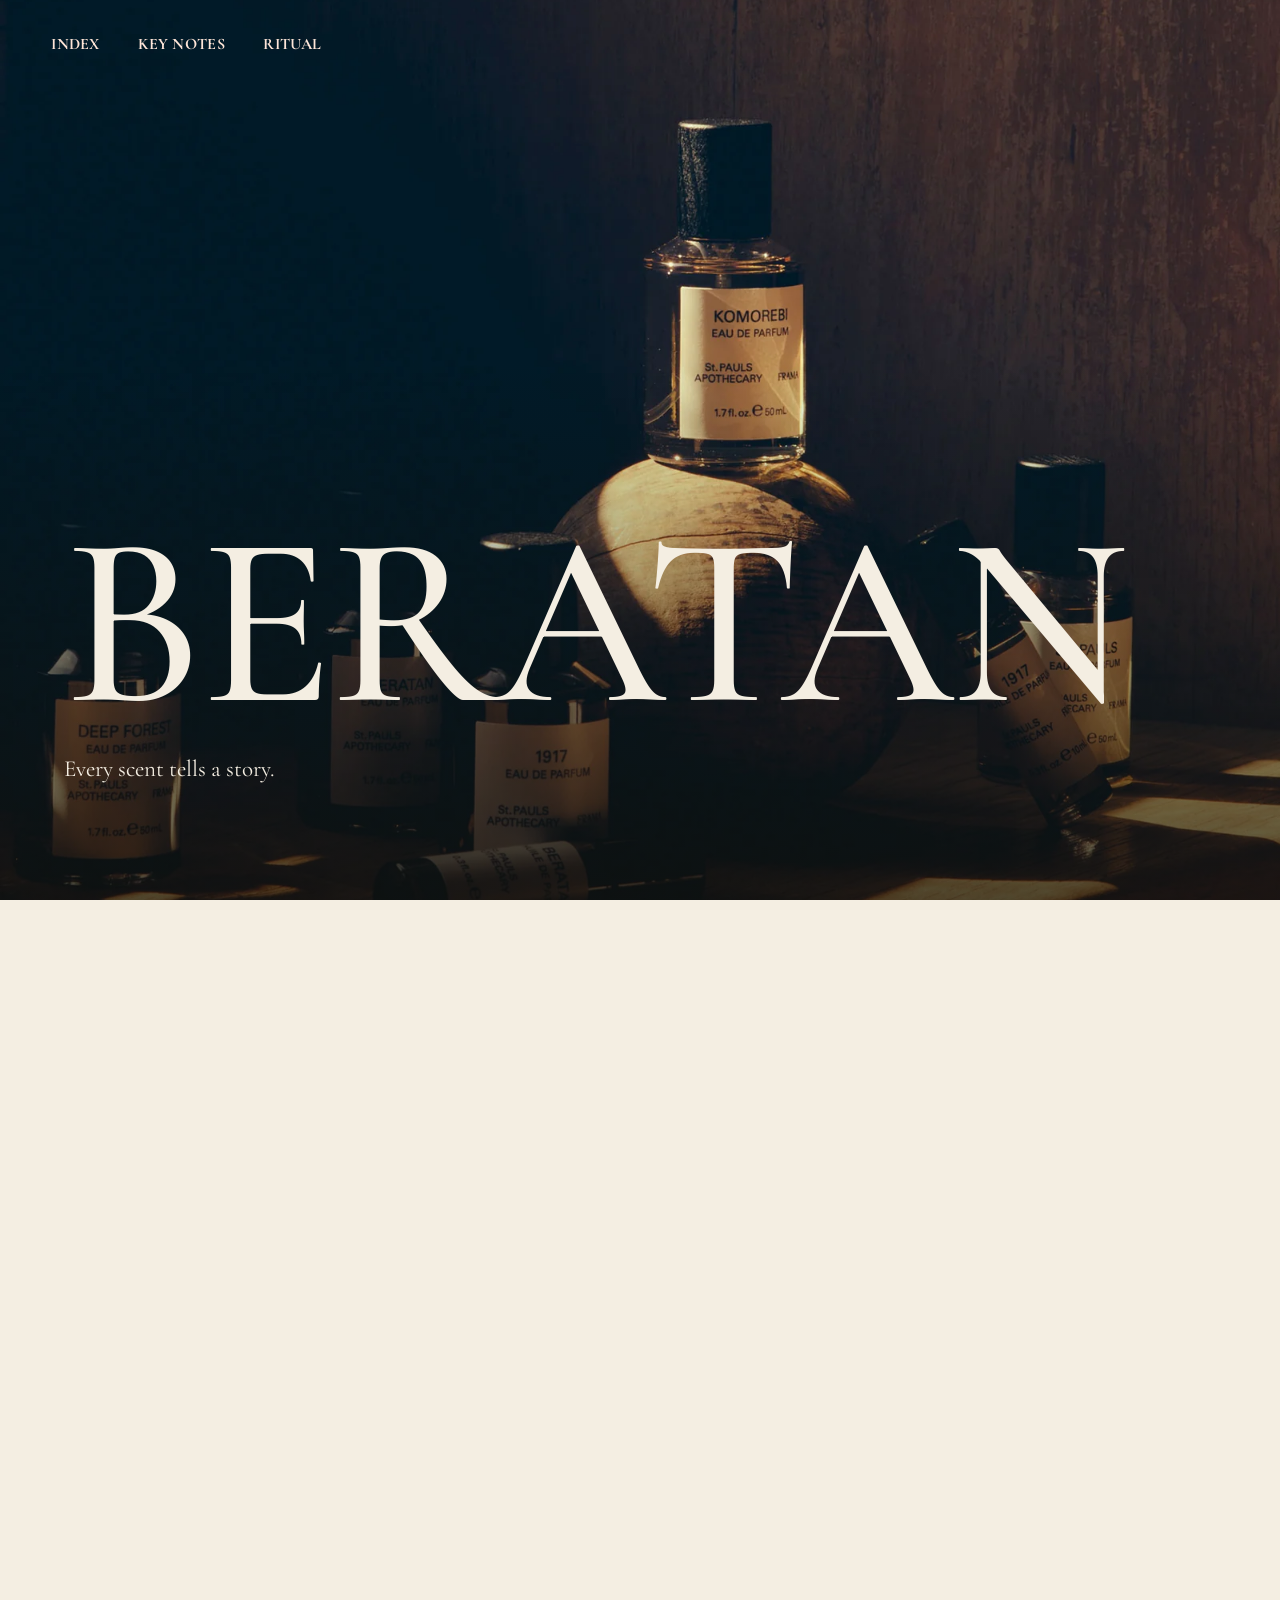
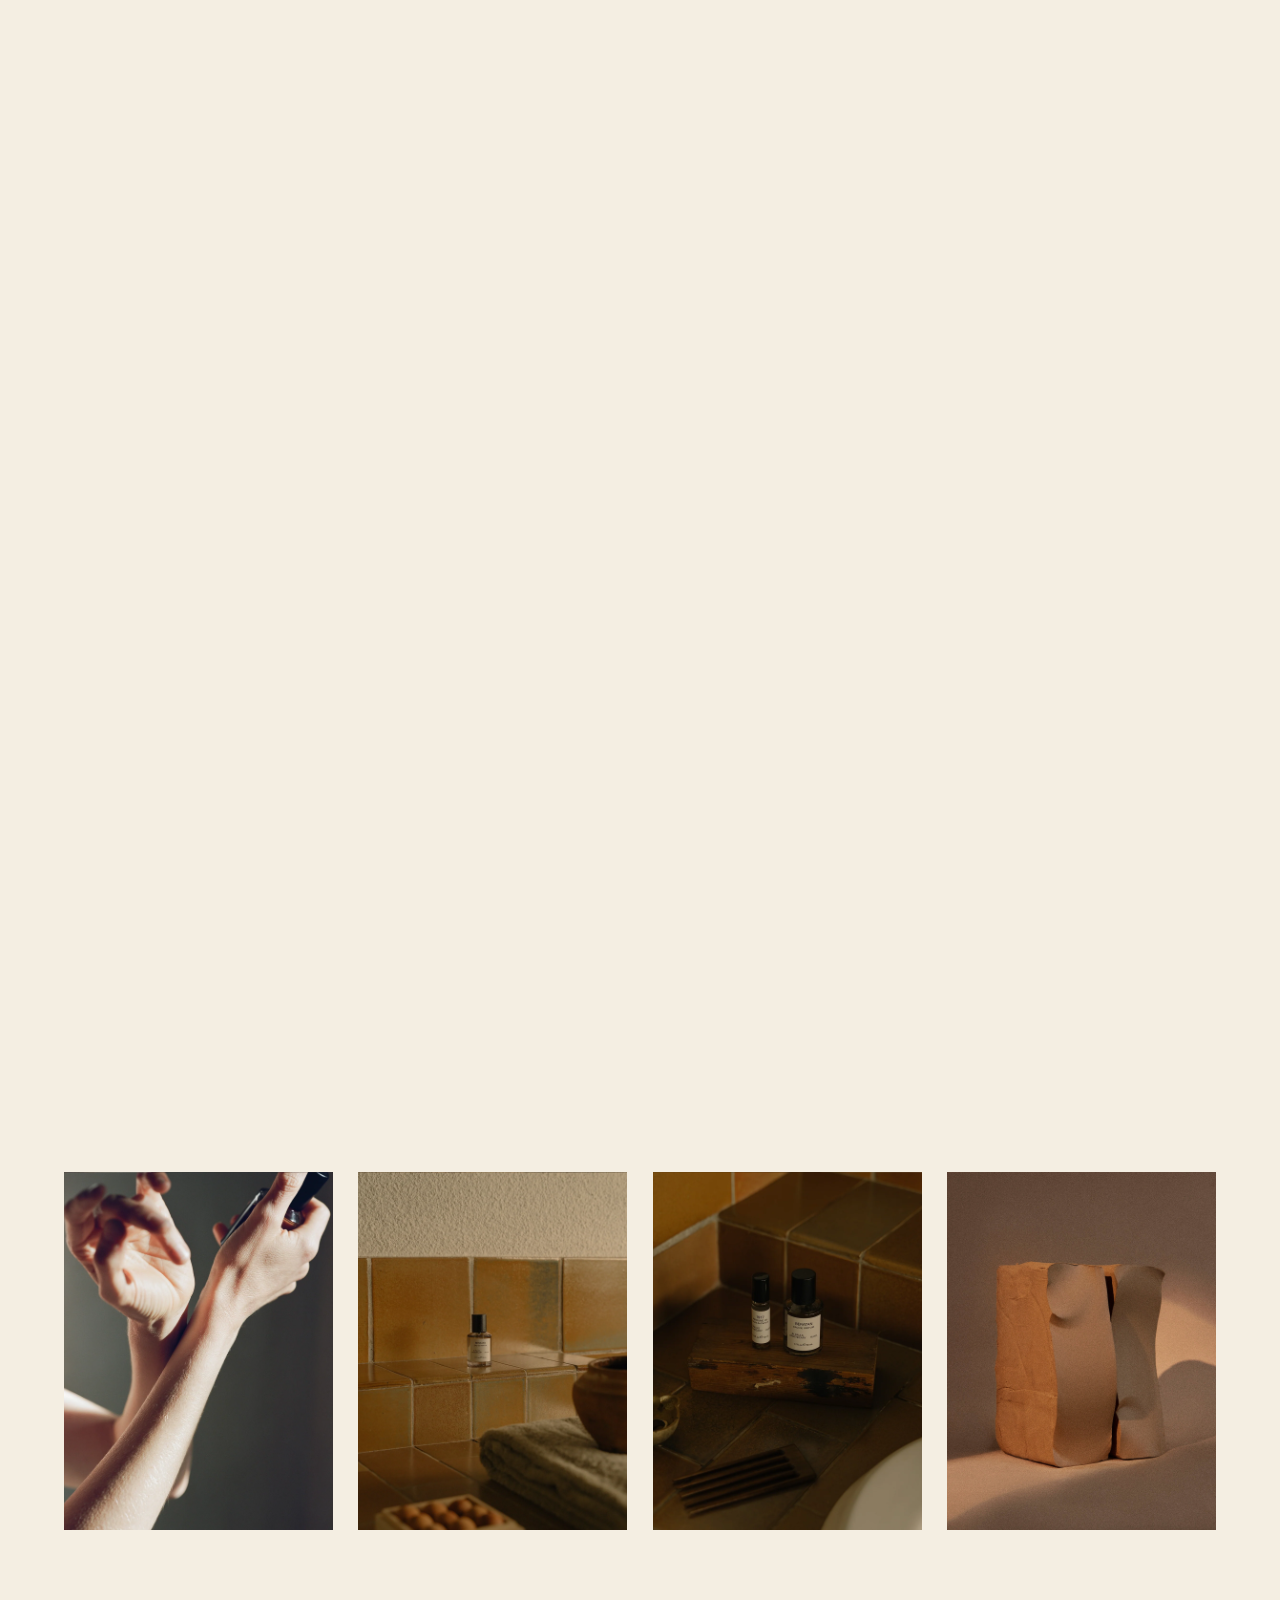
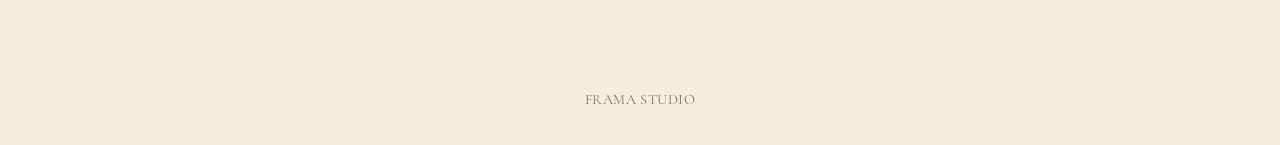
<file: c/cc9b2c41289cdc95/index.html>
<!DOCTYPE html>
<html lang="ko">
<head>
<!-- 실습 허브 미리보기용 사본. 원본: claude.ai 아티팩트. 받은 날: 2026-11-23 -->
<meta name="robots" content="noindex">
  <meta charset="UTF-8">
  <meta name="viewport" content="width=device-width, initial-scale=1.0">
  <title>BERATAN — 포트폴리오</title>
  <meta name="description" content="BERATAN 포트폴리오">

  <link rel="preconnect" href="https://fonts.googleapis.com">
  <link rel="preconnect" href="https://fonts.gstatic.com" crossorigin>
  <link href="https://fonts.googleapis.com/css2?family=Cormorant+Garamond:ital,wght@0,500;1,500&family=Noto+Serif+KR:wght@400;500;700&display=swap" rel="stylesheet">

  <link rel="stylesheet" href="assets/css/style.css">
  <script src="assets/js/main.js" defer></script>
</head>
<body>

  <header class="site-header">
    <nav class="site-nav" aria-label="주 메뉴">
      <ul class="site-menu">
        <li><a class="nav-link" href="index.html" aria-current="page">INDEX</a></li>
        <li><a class="nav-link" href="notes.html">KEY NOTES</a></li>
        <li><a class="nav-link" href="my%20scent.html">RITUAL</a></li>
      </ul>
    </nav>
  </header>

  <main>
    <!-- 1. 히어로: 전체 화면 사진 + 타이핑 소개 문장 -->
    <section class="hero" aria-label="BERATAN 소개">
      <div class="hero-inner">
        <h1 class="hero-title">BERATAN</h1>
        <p class="hero-lead">Every scent tells a story.</p>
      </div>
    </section>

    <!-- 2. 스크롤하면 위에서 내려와 화면 중간에 고정되는 문장 -->
    <section class="sticky-stage" aria-label="베라탄 소개 문장">
      <div class="sticky-inner">
        <p class="story">Warmly stimulating, the fragrance of Beratan evokes the lush atmosphere of a tropical environment.</p>
      </div>
    </section>

    <!-- 3. 베라탄 사진 + 소개 문장(타이핑) -->
    <section class="beratan">
      <div class="gallery">
        <div class="photo photo-1" role="img" aria-label="BERATAN 사진 1"></div>
        <div class="photo photo-2" role="img" aria-label="BERATAN 사진 2"></div>
        <div class="photo photo-3" role="img" aria-label="BERATAN 사진 3"></div>
        <div class="photo photo-4" role="img" aria-label="BERATAN 사진 4"></div>
      </div>
    </section>
  </main>

  <footer class="site-footer">FRAMA STUDIO</footer>

</body>
</html>
</file>
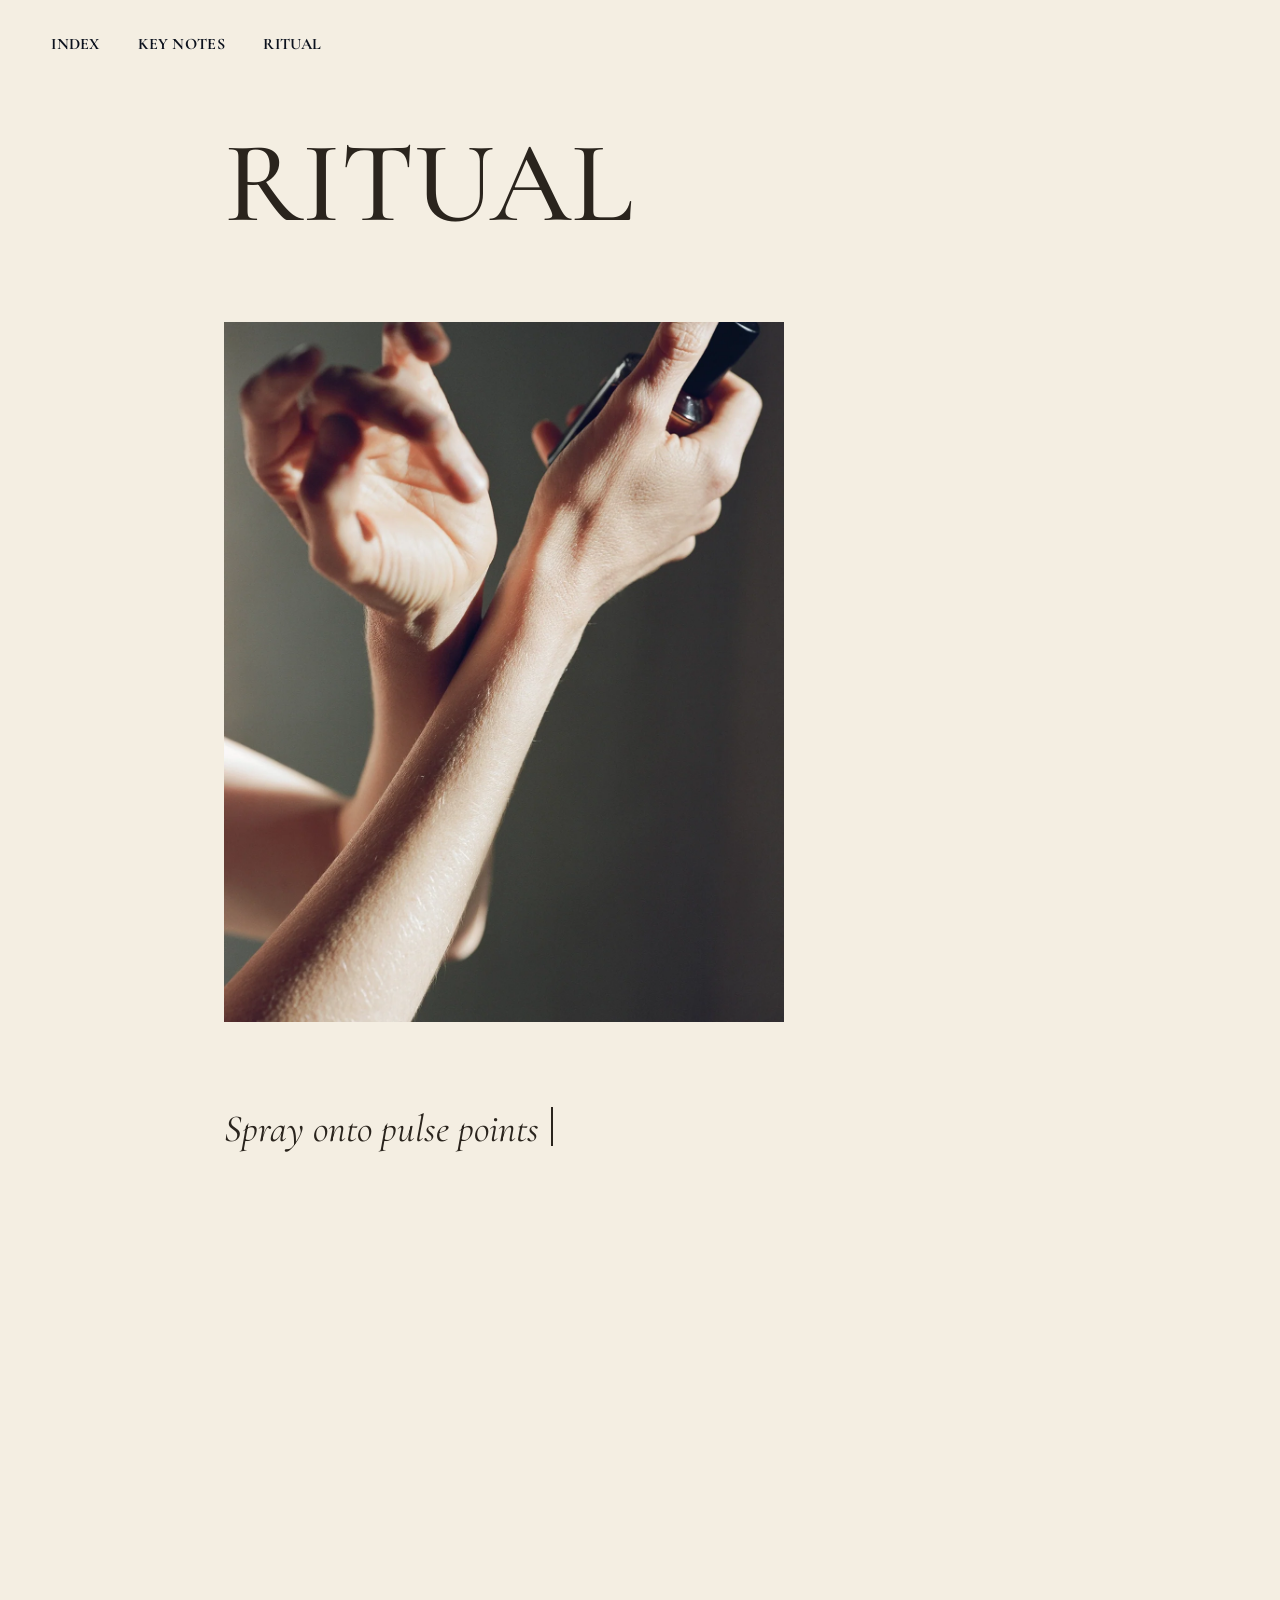
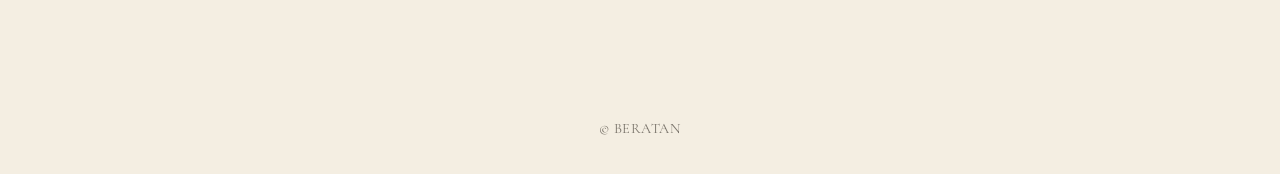
<file: c/cc9b2c41289cdc95/my scent.html>
<!DOCTYPE html>
<html lang="ko">
<head>
<!-- 실습 허브 미리보기용 사본. 원본: claude.ai 아티팩트. 받은 날: 2026-11-23 -->
<meta name="robots" content="noindex">
  <meta charset="UTF-8">
  <meta name="viewport" content="width=device-width, initial-scale=1.0">
  <title>BERATAN — RITUAL</title>
  <meta name="description" content="BERATAN ritual">

  <link rel="preconnect" href="https://fonts.googleapis.com">
  <link rel="preconnect" href="https://fonts.gstatic.com" crossorigin>
  <link href="https://fonts.googleapis.com/css2?family=Cormorant+Garamond:ital,wght@0,500;1,500&family=Noto+Serif+KR:wght@400;500;700&display=swap" rel="stylesheet">

  <link rel="stylesheet" href="assets/css/style.css">
  <script src="assets/js/main.js" defer></script>
</head>
<body>

  <header class="site-header">
    <nav class="site-nav" aria-label="주 메뉴">
      <ul class="site-menu">
        <li><a class="nav-link" href="index.html">INDEX</a></li>
        <li><a class="nav-link" href="notes.html">KEY NOTES</a></li>
        <li><a class="nav-link" href="my%20scent.html" aria-current="page">RITUAL</a></li>
      </ul>
    </nav>
  </header>

  <main class="page">
    <h1>RITUAL</h1>
    <div class="page-figure">
      <img src="assets/img/beratan-01.webp" alt="BERATAN을 손목에 뿌리는 장면">
    </div>
    <p class="page-lead type" data-trigger="load" data-next="ritual-body">
      <span class="done"></span><span class="caret" aria-hidden="true"></span><span class="ghost">Spray onto pulse points of the body for an individual experience between body and space.</span>
    </p>
    <p class="type" id="ritual-body" data-trigger="chain">
      <span class="done"></span><span class="caret" aria-hidden="true"></span><span class="ghost">As part of daily routine or tied to special occasions, Eau de Parfum is the purest experience of Beratan fragrance.</span>
    </p>
  </main>

  <footer class="site-footer">© BERATAN</footer>

</body>
</html>
</file>
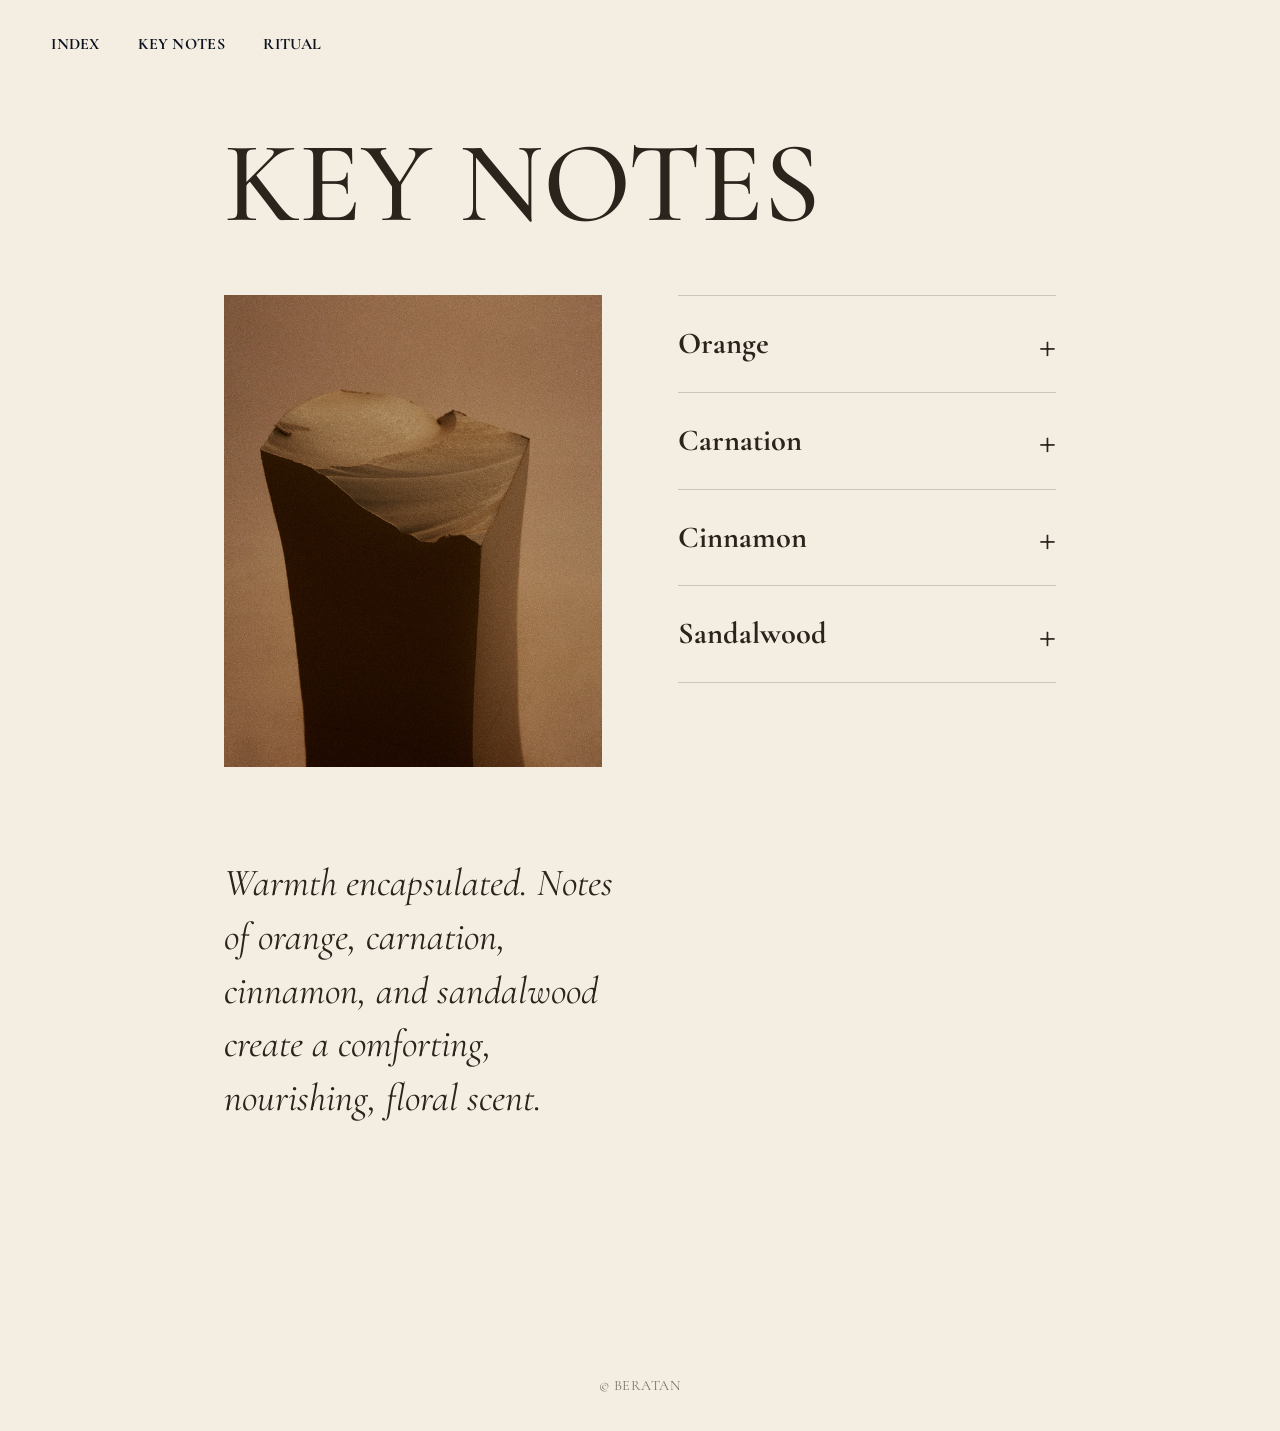
<file: c/cc9b2c41289cdc95/notes.html>
<!DOCTYPE html>
<html lang="ko">
<head>
<!-- 실습 허브 미리보기용 사본. 원본: claude.ai 아티팩트. 받은 날: 2026-11-23 -->
<meta name="robots" content="noindex">
  <meta charset="UTF-8">
  <meta name="viewport" content="width=device-width, initial-scale=1.0">
  <title>BERATAN — KEY NOTES</title>
  <meta name="description" content="BERATAN key notes">

  <link rel="preconnect" href="https://fonts.googleapis.com">
  <link rel="preconnect" href="https://fonts.gstatic.com" crossorigin>
  <link href="https://fonts.googleapis.com/css2?family=Cormorant+Garamond:ital,wght@0,500;1,500&family=Noto+Serif+KR:wght@400;500;700&display=swap" rel="stylesheet">

  <link rel="stylesheet" href="assets/css/style.css">
  <script src="assets/js/main.js" defer></script>
</head>
<body>

  <header class="site-header">
    <nav class="site-nav" aria-label="주 메뉴">
      <ul class="site-menu">
        <li><a class="nav-link" href="index.html">INDEX</a></li>
        <li><a class="nav-link" href="notes.html" aria-current="page">KEY NOTES</a></li>
        <li><a class="nav-link" href="my%20scent.html">RITUAL</a></li>
      </ul>
    </nav>
  </header>

  <main class="page">
    <h1>KEY NOTES</h1>

    <div class="keynotes-grid">
      <div class="page-figure">
        <img src="assets/img/beratan-05.jpg" alt="BERATAN 흙 조형물 사진">
      </div>

      <div class="accordion">

        <!-- 1. Orange -->
        <div class="acc-item">
          <h2 class="acc-heading">
            <button class="acc-trigger" type="button" aria-expanded="false" aria-controls="panel-orange" id="trigger-orange">
              <span>Orange</span><span class="acc-icon" aria-hidden="true">+</span>
            </button>
          </h2>
          <div class="acc-panel" id="panel-orange" role="region" aria-labelledby="trigger-orange">
            <div class="acc-inner">
              <p class="rise" style="--i:0">Bright and warmly energizing.</p>
              <button class="note-art" type="button" aria-label="Orange 일러스트">
                <svg viewBox="0 0 200 200" aria-hidden="true" focusable="false">
                  <defs>
                    <radialGradient id="o-body" cx="36%" cy="32%" r="75%">
                      <stop offset="0" stop-color="#ffd794"/>
                      <stop offset="0.45" stop-color="#f6963a"/>
                      <stop offset="1" stop-color="#c85d17"/>
                    </radialGradient>
                    <linearGradient id="o-leaf" x1="0" y1="0" x2="1" y2="1">
                      <stop offset="0" stop-color="#9bbd74"/>
                      <stop offset="1" stop-color="#4d6d35"/>
                    </linearGradient>
                    <filter id="o-shadow" x="-30%" y="-30%" width="160%" height="170%">
                      <feDropShadow dx="0" dy="8" stdDeviation="7" flood-color="#5a2e0c" flood-opacity="0.28"/>
                    </filter>
                  </defs>
                  <ellipse cx="100" cy="178" rx="58" ry="7" fill="#5a2e0c" opacity="0.12"/>
                  <g filter="url(#o-shadow)">
                    <circle cx="100" cy="112" r="64" fill="url(#o-body)"/>
                  </g>
                  <g fill="#b35416" opacity="0.18">
                    <circle cx="84" cy="92" r="2"/>
                    <circle cx="122" cy="132" r="2.4"/>
                    <circle cx="92" cy="152" r="1.8"/>
                    <circle cx="132" cy="96" r="1.6"/>
                    <circle cx="66" cy="128" r="2"/>
                    <circle cx="116" cy="164" r="1.5"/>
                    <circle cx="150" cy="122" r="1.8"/>
                  </g>
                  <path d="M62 92 Q72 70 96 66" stroke="#fff3dc" stroke-width="6" stroke-linecap="round" fill="none" opacity="0.55"/>
                  <path d="M100 50 C101 40 106 34 116 30" stroke="#6b4a2a" stroke-width="3" fill="none" stroke-linecap="round"/>
                  <path d="M104 50 C110 26 138 18 152 26 C146 46 124 56 104 50 Z" fill="url(#o-leaf)"/>
                  <path d="M106 48 C120 38 134 32 148 28" stroke="#3f5c2a" stroke-width="1.6" fill="none" opacity="0.6"/>
                </svg>
              </button>
            </div>
          </div>
        </div>

        <!-- 2. Carnation -->
        <div class="acc-item">
          <h2 class="acc-heading">
            <button class="acc-trigger" type="button" aria-expanded="false" aria-controls="panel-carnation" id="trigger-carnation">
              <span>Carnation</span><span class="acc-icon" aria-hidden="true">+</span>
            </button>
          </h2>
          <div class="acc-panel" id="panel-carnation" role="region" aria-labelledby="trigger-carnation">
            <div class="acc-inner">
              <p class="rise" style="--i:0">A peppery floral.</p>
              <button class="note-art" type="button" aria-label="Carnation 일러스트">
                <svg viewBox="0 0 200 200" aria-hidden="true" focusable="false">
                  <defs>
                    <radialGradient id="c-petal" cx="50%" cy="40%" r="60%">
                      <stop offset="0" stop-color="#f7b8bd"/>
                      <stop offset="0.6" stop-color="#dd6572"/>
                      <stop offset="1" stop-color="#b2394b"/>
                    </radialGradient>
                    <radialGradient id="c-inner" cx="50%" cy="50%" r="55%">
                      <stop offset="0" stop-color="#fcdcd6"/>
                      <stop offset="1" stop-color="#e78b94"/>
                    </radialGradient>
                    <linearGradient id="c-leaf" x1="0" y1="0" x2="1" y2="1">
                      <stop offset="0" stop-color="#a7c47e"/>
                      <stop offset="1" stop-color="#4f7337"/>
                    </linearGradient>
                    <filter id="c-shadow" x="-30%" y="-30%" width="160%" height="170%">
                      <feDropShadow dx="0" dy="6" stdDeviation="6" flood-color="#5a0f1c" flood-opacity="0.25"/>
                    </filter>
                  </defs>
                  <ellipse cx="100" cy="190" rx="50" ry="6" fill="#3a1a1a" opacity="0.12"/>
                  <path d="M100 136 C97 160 104 178 100 194" stroke="#5f8a45" stroke-width="4" fill="none" stroke-linecap="round"/>
                  <path d="M100 170 C112 156 128 156 138 164 C128 178 112 178 100 170 Z" fill="url(#c-leaf)"/>
                  <path d="M101 182 C90 170 76 170 66 178 C76 190 92 190 101 182 Z" fill="url(#c-leaf)"/>
                  <g filter="url(#c-shadow)" fill="url(#c-petal)">
                    <ellipse cx="124" cy="104" rx="24" ry="19" transform="rotate(0 100 104)"/>
                    <ellipse cx="124" cy="104" rx="24" ry="19" transform="rotate(60 100 104)"/>
                    <ellipse cx="124" cy="104" rx="24" ry="19" transform="rotate(120 100 104)"/>
                    <ellipse cx="124" cy="104" rx="24" ry="19" transform="rotate(180 100 104)"/>
                    <ellipse cx="124" cy="104" rx="24" ry="19" transform="rotate(240 100 104)"/>
                    <ellipse cx="124" cy="104" rx="24" ry="19" transform="rotate(300 100 104)"/>
                  </g>
                  <g fill="url(#c-inner)" opacity="0.92">
                    <ellipse cx="112" cy="104" rx="16" ry="13" transform="rotate(30 100 104)"/>
                    <ellipse cx="112" cy="104" rx="16" ry="13" transform="rotate(90 100 104)"/>
                    <ellipse cx="112" cy="104" rx="16" ry="13" transform="rotate(150 100 104)"/>
                    <ellipse cx="112" cy="104" rx="16" ry="13" transform="rotate(210 100 104)"/>
                    <ellipse cx="112" cy="104" rx="16" ry="13" transform="rotate(270 100 104)"/>
                    <ellipse cx="112" cy="104" rx="16" ry="13" transform="rotate(330 100 104)"/>
                  </g>
                  <circle cx="100" cy="104" r="9" fill="#f9e0d2"/>
                  <g fill="#b2394b" opacity="0.6">
                    <circle cx="97" cy="102" r="1.2"/>
                    <circle cx="103" cy="103" r="1.2"/>
                    <circle cx="100" cy="107" r="1.2"/>
                  </g>
                  <path d="M80 92 Q88 84 96 88" stroke="#ffffff" stroke-width="3" fill="none" stroke-linecap="round" opacity="0.5"/>
                </svg>
              </button>
            </div>
          </div>
        </div>

        <!-- 3. Cinnamon -->
        <div class="acc-item">
          <h2 class="acc-heading">
            <button class="acc-trigger" type="button" aria-expanded="false" aria-controls="panel-cinnamon" id="trigger-cinnamon">
              <span>Cinnamon</span><span class="acc-icon" aria-hidden="true">+</span>
            </button>
          </h2>
          <div class="acc-panel" id="panel-cinnamon" role="region" aria-labelledby="trigger-cinnamon">
            <div class="acc-inner">
              <p class="rise" style="--i:0">Spicy and familiar.</p>
              <button class="note-art" type="button" aria-label="Cinnamon 일러스트">
                <svg viewBox="0 0 200 200" aria-hidden="true" focusable="false">
                  <defs>
                    <linearGradient id="ci-bark" x1="0" y1="0" x2="0" y2="1">
                      <stop offset="0" stop-color="#e3a771"/>
                      <stop offset="0.5" stop-color="#9a5a2f"/>
                      <stop offset="1" stop-color="#6a381c"/>
                    </linearGradient>
                    <radialGradient id="ci-end" cx="40%" cy="40%" r="65%">
                      <stop offset="0" stop-color="#f0d2a8"/>
                      <stop offset="1" stop-color="#a86f42"/>
                    </radialGradient>
                  </defs>
                  <ellipse cx="100" cy="166" rx="72" ry="8" fill="#3a1d0c" opacity="0.14"/>
                  <g transform="rotate(22 100 128)">
                    <rect x="42" y="112" width="120" height="30" rx="15" fill="url(#ci-bark)" opacity="0.92"/>
                    <ellipse cx="58" cy="127" rx="9" ry="14" fill="url(#ci-end)"/>
                    <ellipse cx="58" cy="127" rx="4" ry="7" fill="none" stroke="#7a4524" stroke-width="1.5"/>
                    <ellipse cx="146" cy="127" rx="9" ry="14" fill="url(#ci-end)"/>
                    <ellipse cx="146" cy="127" rx="4" ry="7" fill="none" stroke="#7a4524" stroke-width="1.5"/>
                  </g>
                  <g transform="rotate(-26 100 100)">
                    <rect x="36" y="84" width="128" height="34" rx="17" fill="url(#ci-bark)"/>
                    <path d="M60 92 Q100 84 140 94" stroke="#5a2c15" stroke-width="1.6" fill="none" opacity="0.35"/>
                    <path d="M60 110 Q100 118 140 108" stroke="#5a2c15" stroke-width="1.6" fill="none" opacity="0.35"/>
                    <path d="M58 90 Q100 84 142 90" stroke="#f3c796" stroke-width="2.5" fill="none" stroke-linecap="round" opacity="0.5"/>
                    <ellipse cx="52" cy="101" rx="9" ry="15" fill="url(#ci-end)"/>
                    <ellipse cx="52" cy="101" rx="4" ry="7" fill="none" stroke="#7a4524" stroke-width="1.5"/>
                    <ellipse cx="148" cy="101" rx="9" ry="15" fill="url(#ci-end)"/>
                    <ellipse cx="148" cy="101" rx="4" ry="7" fill="none" stroke="#7a4524" stroke-width="1.5"/>
                  </g>
                </svg>
              </button>
            </div>
          </div>
        </div>

        <!-- 4. Sandalwood -->
        <div class="acc-item">
          <h2 class="acc-heading">
            <button class="acc-trigger" type="button" aria-expanded="false" aria-controls="panel-sandalwood" id="trigger-sandalwood">
              <span>Sandalwood</span><span class="acc-icon" aria-hidden="true">+</span>
            </button>
          </h2>
          <div class="acc-panel" id="panel-sandalwood" role="region" aria-labelledby="trigger-sandalwood">
            <div class="acc-inner">
              <p class="rise" style="--i:0">Warm, musky, and grounding.</p>
              <button class="note-art" type="button" aria-label="Sandalwood 일러스트">
                <svg viewBox="0 0 200 200" aria-hidden="true" focusable="false">
                  <defs>
                    <linearGradient id="s-log" x1="0" y1="0" x2="0" y2="1">
                      <stop offset="0" stop-color="#dcb98f"/>
                      <stop offset="0.55" stop-color="#b58758"/>
                      <stop offset="1" stop-color="#8a5f38"/>
                    </linearGradient>
                    <radialGradient id="s-cut" cx="45%" cy="40%" r="65%">
                      <stop offset="0" stop-color="#f7e8cc"/>
                      <stop offset="1" stop-color="#d6ab78"/>
                    </radialGradient>
                    <filter id="s-shadow" x="-20%" y="-30%" width="150%" height="170%">
                      <feDropShadow dx="0" dy="7" stdDeviation="6" flood-color="#2e1a0a" flood-opacity="0.28"/>
                    </filter>
                  </defs>
                  <ellipse cx="100" cy="164" rx="80" ry="8" fill="#2e1a0a" opacity="0.14"/>
                  <g filter="url(#s-shadow)">
                    <rect x="34" y="86" width="124" height="58" rx="12" fill="url(#s-log)"/>
                  </g>
                  <path d="M48 100 Q90 92 140 104" stroke="#6e4626" stroke-width="2" fill="none" opacity="0.3" stroke-linecap="round"/>
                  <path d="M44 118 Q96 110 150 124" stroke="#6e4626" stroke-width="2" fill="none" opacity="0.3" stroke-linecap="round"/>
                  <path d="M50 134 Q92 128 136 136" stroke="#6e4626" stroke-width="2" fill="none" opacity="0.3" stroke-linecap="round"/>
                  <path d="M52 96 Q90 90 128 96" stroke="#f2dcb8" stroke-width="3" fill="none" stroke-linecap="round" opacity="0.5"/>
                  <ellipse cx="158" cy="115" rx="20" ry="32" fill="url(#s-cut)" stroke="#8a5f38" stroke-width="2.5"/>
                  <ellipse cx="158" cy="115" rx="14" ry="23" fill="none" stroke="#a57a4e" stroke-width="1.6"/>
                  <ellipse cx="158" cy="115" rx="8" ry="13" fill="none" stroke="#a57a4e" stroke-width="1.4"/>
                  <ellipse cx="158" cy="115" rx="3" ry="5" fill="#8a5f38"/>
                  <path d="M60 86 Q66 70 82 72 Q78 86 60 86 Z" fill="#7f9d5c"/>
                </svg>
              </button>
            </div>
          </div>
        </div>

      </div>
    </div>

    <p class="page-lead keynotes-closing">Warmth encapsulated. Notes of orange, carnation, cinnamon, and sandalwood create a comforting, nourishing, floral scent.</p>
  </main>

  <footer class="site-footer">© BERATAN</footer>

</body>
</html>
</file>
<file: c/cc9b2c41289cdc95/assets/css/style.css>
/* =========================================================
   BERATAN — 공통 스타일시트 (index / notes / my scent 공용)
   ========================================================= */

:root {
  --cream: #f4eee2;
  --ink: #2a241d;
  --serif: 'Cormorant Garamond', 'Noto Serif KR', Georgia, serif;

  /* 밑줄 애니메이션 시간 (변수: 0.05s ~ 1s, 기본 0.25s) */
  --u-dur: 0.25s;
}

*,
*::before,
*::after {
  box-sizing: border-box;
  margin: 0;
  padding: 0;
}

html {
  scroll-behavior: smooth;
}

body {
  background: var(--cream);
  color: var(--ink);
  font-family: var(--serif);
  line-height: 1.7;
  -webkit-font-smoothing: antialiased;
  text-rendering: optimizeLegibility;
}

img {
  max-width: 100%;
  display: block;
}

a {
  color: inherit;
}

/* =========================================================
   헤더 / 네비게이션 (상단 왼쪽, #05 애니메이티드 언더라인)
   - 글자 색: 상속 색 / 굵게
   - 밑줄: 2px, 처음 길이 0%
   - hover(진입): 왼쪽 → 오른쪽으로 늘어남
   - hover 해제: 오른쪽 → 왼쪽으로 지워짐
   ========================================================= */

.site-header {
  position: fixed;
  top: 0;
  left: 0;
  z-index: 100;
  padding: clamp(20px, 3vh, 32px) clamp(24px, 4vw, 56px);
  color: #fff;
  mix-blend-mode: difference; /* 밝은 사진/크림 배경 모두에서 읽히도록 */
  pointer-events: none;
}

.site-nav {
  pointer-events: auto;
}

.site-menu {
  list-style: none;
  display: flex;
  gap: clamp(20px, 3vw, 40px);
}

.nav-link {
  position: relative;
  display: inline-block;
  padding: 4px 0;
  color: inherit;             /* 상속 색 */
  font-weight: 700;           /* 굵게 */
  font-size: 1rem;
  letter-spacing: 0.02em;
  text-decoration: none;
}

.nav-link::after {
  content: "";
  position: absolute;
  left: 0;
  bottom: -2px;
  width: 100%;
  height: 2px;
  background: currentColor;
  transform: scaleX(0);       /* 처음 길이 0% */
  transform-origin: left center;
  transition: transform var(--u-dur) ease-in-out;
}

/* 트리거: 마우스 진입 / 키보드 포커스 */
.nav-link:hover::after,
.nav-link:focus-visible::after {
  transform: scaleX(1);
}

.nav-link:focus-visible {
  outline: none;
}

/* =========================================================
   타이핑 효과 (#42)
   - 글자 수(.done)만큼 보이고, 나머지(.ghost)는 투명하게 있어서
     글자가 늘어나도 아래 내용이 밀리지 않음
   - 끝의 커서(.caret)는 깜빡이고, 문장이 끝나면 사라짐
   ========================================================= */

.type {
  position: relative;
}

.type .ghost {
  color: transparent;
}

.type .caret {
  display: inline-block;
  width: 0.06em;
  height: 1em;
  margin-left: 0.08em;
  background: currentColor;
  vertical-align: -0.12em;
  animation: caret-blink 1s steps(1, end) infinite;
}

/* 아직 시작 전(대기 중)에는 커서를 숨김 */
.type:not(.is-typing) .caret {
  visibility: hidden;
}

.type.is-done .caret {
  display: none;
}

@keyframes caret-blink {
  0%, 100% { opacity: 1; }
  50% { opacity: 0; }
}

/* =========================================================
   INDEX — 히어로 (전체 화면 사진, 좌측 하단 정렬)
   ========================================================= */

.hero {
  position: relative;
  min-height: 100vh;
  min-height: 100svh;
  color: var(--cream);
  background:
    linear-gradient(to top, rgba(18, 14, 9, 0.72), rgba(18, 14, 9, 0) 60%),
    url("../img/beratan-main.webp") center / cover no-repeat,
    #2f4a3a;                  /* 사진이 없을 때의 대체 색 */
}

.hero-inner {
  position: absolute;
  left: clamp(24px, 5vw, 72px);
  right: clamp(24px, 5vw, 72px);
  bottom: clamp(32px, 8vh, 96px);
}

.hero-title {
  font-weight: 500;
  font-size: clamp(4.5rem, 19vw, 18rem);
  line-height: 0.82;
  letter-spacing: -0.01em;
}

.hero-lead {
  margin-top: clamp(20px, 3vh, 36px);
  max-width: 34ch;
  min-height: 3.4em;        /* 줄이 늘어나도 레이아웃이 밀리지 않도록 자리 미리 확보 */
  font-size: clamp(1.05rem, 1.8vw, 1.5rem);
}

/* =========================================================
   INDEX — 스크롤 고정 문장 "Every scent tells a story."
   - 위에서 내려오면서 화면 중간에 고정
   - --p 값(0 → 1)은 main.js가 스크롤에 맞춰 갱신
   ========================================================= */

.sticky-stage {
  position: relative;
  height: 200vh;
}

.sticky-inner {
  position: sticky;
  top: 0;
  height: 100vh;
  display: flex;
  align-items: center;
  justify-content: center;
  overflow: hidden;
  padding: 0 clamp(24px, 5vw, 72px);
}

.story {
  --p: 0;
  max-width: 26ch;
  font-size: clamp(1.7rem, 3.8vw, 3.4rem);
  font-style: italic;
  font-weight: 500;
  line-height: 1.1;
  text-align: center;
  opacity: var(--p);
  transform: translateY(calc((1 - var(--p)) * -50vh));
  will-change: transform, opacity;
}

/* =========================================================
   INDEX — 베라탄 사진 + 소개 문장
   ========================================================= */

.beratan {
  padding: clamp(40px, 8vh, 96px) 0 clamp(80px, 14vh, 160px);
}

.gallery {
  display: grid;
  grid-template-columns: repeat(4, 1fr);
  gap: clamp(12px, 2vw, 28px);
  padding: 0 clamp(24px, 5vw, 72px);
}

.photo {
  aspect-ratio: 3 / 4;
  background-color: #355c48;  /* 사진이 없을 때의 대체 색 */
  background-size: cover;
  background-position: center;
}

.photo-1 { background-image: url("../img/beratan-01.webp"); }
.photo-2 { background-image: url("../img/beratan-02.webp"); }
.photo-3 { background-image: url("../img/beratan-03.webp"); }
.photo-4 { background-image: url("../img/beratan-04.jpg"); }

.note-block {
  max-width: 880px;
  margin: clamp(64px, 12vh, 140px) auto 0;
  padding: 0 clamp(24px, 5vw, 72px);
  font-size: clamp(1.4rem, 2.8vw, 2.3rem);
  line-height: 1.55;
  text-align: center;
}

/* =========================================================
   NOTES / MY SCENT — 공통 내부 페이지
   ========================================================= */

.page {
  max-width: 960px;
  margin: 0 auto;
  padding: clamp(104px, 14vh, 140px) clamp(24px, 5vw, 72px) clamp(96px, 16vh, 160px);
}

.keynotes-grid {
  display: grid;
  grid-template-columns: 1fr 1fr;
  gap: clamp(32px, 6vw, 96px);
  align-items: start;
}

.keynotes-grid .page-figure {
  margin: 0;
  max-width: none;
}

.keynotes-closing {
  margin-top: clamp(56px, 10vh, 112px);
  max-width: 34ch;
}

/* KEY NOTES — 노트별 일러스트 (인라인 SVG, 클릭 시 살짝 흔들림) */
.note-art {
  position: relative;
  display: block;
  margin: 28px 0 0;
  width: min(230px, 72%);
  padding: 0;
  border: 0;
  background: none;
  color: inherit;
  cursor: pointer;
  -webkit-tap-highlight-color: transparent;
}


.note-art svg {
  display: block;
  width: 100%;
  height: auto;
  transition: transform 0.5s cubic-bezier(0.2, 0.7, 0.2, 1);
}

.note-art:hover svg {
  transform: translateY(-4px);
}

.note-art:focus-visible {
  outline: 2px solid currentColor;
  outline-offset: 8px;
}

.note-art.is-tap svg {
  animation: note-tap 0.7s cubic-bezier(0.3, 0.7, 0.3, 1);
}

@keyframes note-tap {
  0%   { transform: rotate(0deg) scale(1); }
  25%  { transform: rotate(-4deg) scale(1.04); }
  55%  { transform: rotate(2.5deg) scale(1.015); }
  80%  { transform: rotate(-1deg) scale(1); }
  100% { transform: rotate(0deg) scale(1); }
}

/* =========================================================
   KEY NOTES — 아코디언 (#49)
   - 제목 줄 클릭 → 아래 내용 펼침 (grid-template-rows 0fr → 1fr)
   ========================================================= */

.accordion {
  border-top: 1px solid rgba(42, 36, 29, 0.2);
}

.acc-item {
  border-bottom: 1px solid rgba(42, 36, 29, 0.2);
}

.acc-heading {
  font-weight: 500;
  font-size: inherit;
}

.acc-trigger {
  width: 100%;
  display: flex;
  align-items: center;
  justify-content: space-between;
  padding: 22px 0;
  background: none;
  border: 0;
  color: inherit;
  font: inherit;
  font-size: clamp(1.3rem, 2.6vw, 1.9rem);
  font-weight: 700;
  text-align: left;
  cursor: pointer;
}

.acc-trigger:focus-visible {
  outline: 2px solid currentColor;
  outline-offset: 4px;
}

.acc-icon {
  display: inline-block;
  font-weight: 400;
  font-size: 1.4em;
  line-height: 1;
  transition: transform 0.5s ease;
}

.acc-item.is-open .acc-icon {
  transform: rotate(45deg);
}

.acc-panel {
  display: grid;
  grid-template-rows: 0fr;
  transition: grid-template-rows 0.5s ease;
}

.acc-item.is-open .acc-panel {
  grid-template-rows: 1fr;
}

.acc-inner {
  min-height: 0;
  overflow: hidden;
  padding-bottom: 0;
}

.acc-item.is-open .acc-inner {
  padding-bottom: 28px;
}

/* =========================================================
   KEY NOTES — 스태거 리빌 (#7)
   - 줄이 펼쳐지면 문단이 아래 16px에서 제자리로 올라옴
   - 문단 0.5초, 문단 사이 0.12초 간격 (--i 로 순서 지정)
   ========================================================= */

.rise {
  opacity: 0;
  transform: translateY(16px);
  transition: opacity 0.5s ease, transform 0.5s ease;
  transition-delay: 0s;
  font-size: clamp(1.1rem, 2vw, 1.4rem);
  margin-bottom: 0;
}

.acc-item.is-open .rise {
  opacity: 1;
  transform: none;
  transition-delay: calc(var(--i) * 0.12s);
}

/* =========================================================
   KEY NOTES — 3D 장면 (선택)
   - 줄이 열려 있는 동안만 회전 (닫히면 멈춤)
   ========================================================= */

.scene {
  perspective: 700px;
  height: 200px;
  margin-top: 28px;
  display: flex;
  align-items: center;
  justify-content: center;
}

.ring {
  position: relative;
  width: 120px;
  height: 120px;
  transform-style: preserve-3d;
  animation: scene-spin 14s linear infinite;
  animation-play-state: paused;
}

.acc-item.is-open .ring {
  animation-play-state: running;
}

.face {
  position: absolute;
  inset: 0;
  display: flex;
  align-items: center;
  justify-content: center;
  border: 1px solid rgba(42, 36, 29, 0.35);
  background: rgba(244, 238, 226, 0.6);
  font-size: 0.95rem;
  letter-spacing: 0.04em;
  backface-visibility: hidden;
}

.face:nth-child(1) { transform: rotateY(0deg) translateZ(60px); }
.face:nth-child(2) { transform: rotateY(90deg) translateZ(60px); }
.face:nth-child(3) { transform: rotateY(180deg) translateZ(60px); }
.face:nth-child(4) { transform: rotateY(270deg) translateZ(60px); }

@keyframes scene-spin {
  from { transform: rotateY(0deg) rotateX(-12deg); }
  to   { transform: rotateY(360deg) rotateX(-12deg); }
}

.page h1 {
  font-weight: 500;
  font-size: clamp(3.5rem, 9vw, 8rem);
  line-height: 1;
  margin-bottom: clamp(32px, 6vh, 64px);
}

.page p {
  max-width: 40ch;
  margin-bottom: 1.2em;
  font-size: clamp(1.15rem, 2vw, 1.5rem);
}

.page .page-lead {
  font-size: clamp(1.5rem, 3vw, 2.4rem);
  font-style: italic;
  line-height: 1.4;
  max-width: 24ch;
  margin-bottom: clamp(40px, 8vh, 72px);
}

.page-figure {
  margin: clamp(48px, 9vh, 96px) 0;
  max-width: 560px;
}

.page-figure img {
  width: 100%;
  aspect-ratio: 4 / 5;
  object-fit: cover;
}

.notes-list {
  max-width: 640px;
  margin-top: 16px;
}

.notes-list > div {
  display: grid;
  grid-template-columns: 9em 1fr;
  gap: 24px;
  padding: 22px 0;
  border-top: 1px solid rgba(42, 36, 29, 0.2);
  align-items: baseline;
}

.notes-list dt {
  font-weight: 700;
  font-size: clamp(1.1rem, 2vw, 1.4rem);
}

.notes-list dd {
  font-size: clamp(1.1rem, 2vw, 1.4rem);
  margin: 0;
}

/* =========================================================
   푸터
   ========================================================= */

.site-footer {
  padding: 32px 24px;
  text-align: center;
  font-size: 0.9rem;
  letter-spacing: 0.04em;
  opacity: 0.6;
}

/* =========================================================
   반응형
   ========================================================= */

@media (max-width: 1024px) {
  .gallery {
    grid-template-columns: repeat(2, 1fr);
  }
}

@media (max-width: 720px) {
  .site-menu {
    gap: 18px;
  }

  .gallery {
    grid-template-columns: 1fr;
  }

  .keynotes-grid {
    grid-template-columns: 1fr;
  }
}

/* 움직임을 줄이고 싶은 사용자 설정 존중 */
@media (prefers-reduced-motion: reduce) {
  html {
    scroll-behavior: auto;
  }

  .nav-link::after {
    transition: none;
  }

  .type .caret {
    animation: none;
  }

  .rise {
    transition: none;
    opacity: 1;
    transform: none;
  }

  .ring {
    animation: none;
  }

  .note-art.is-tap svg {
    animation: none;
  }
}
</file>
